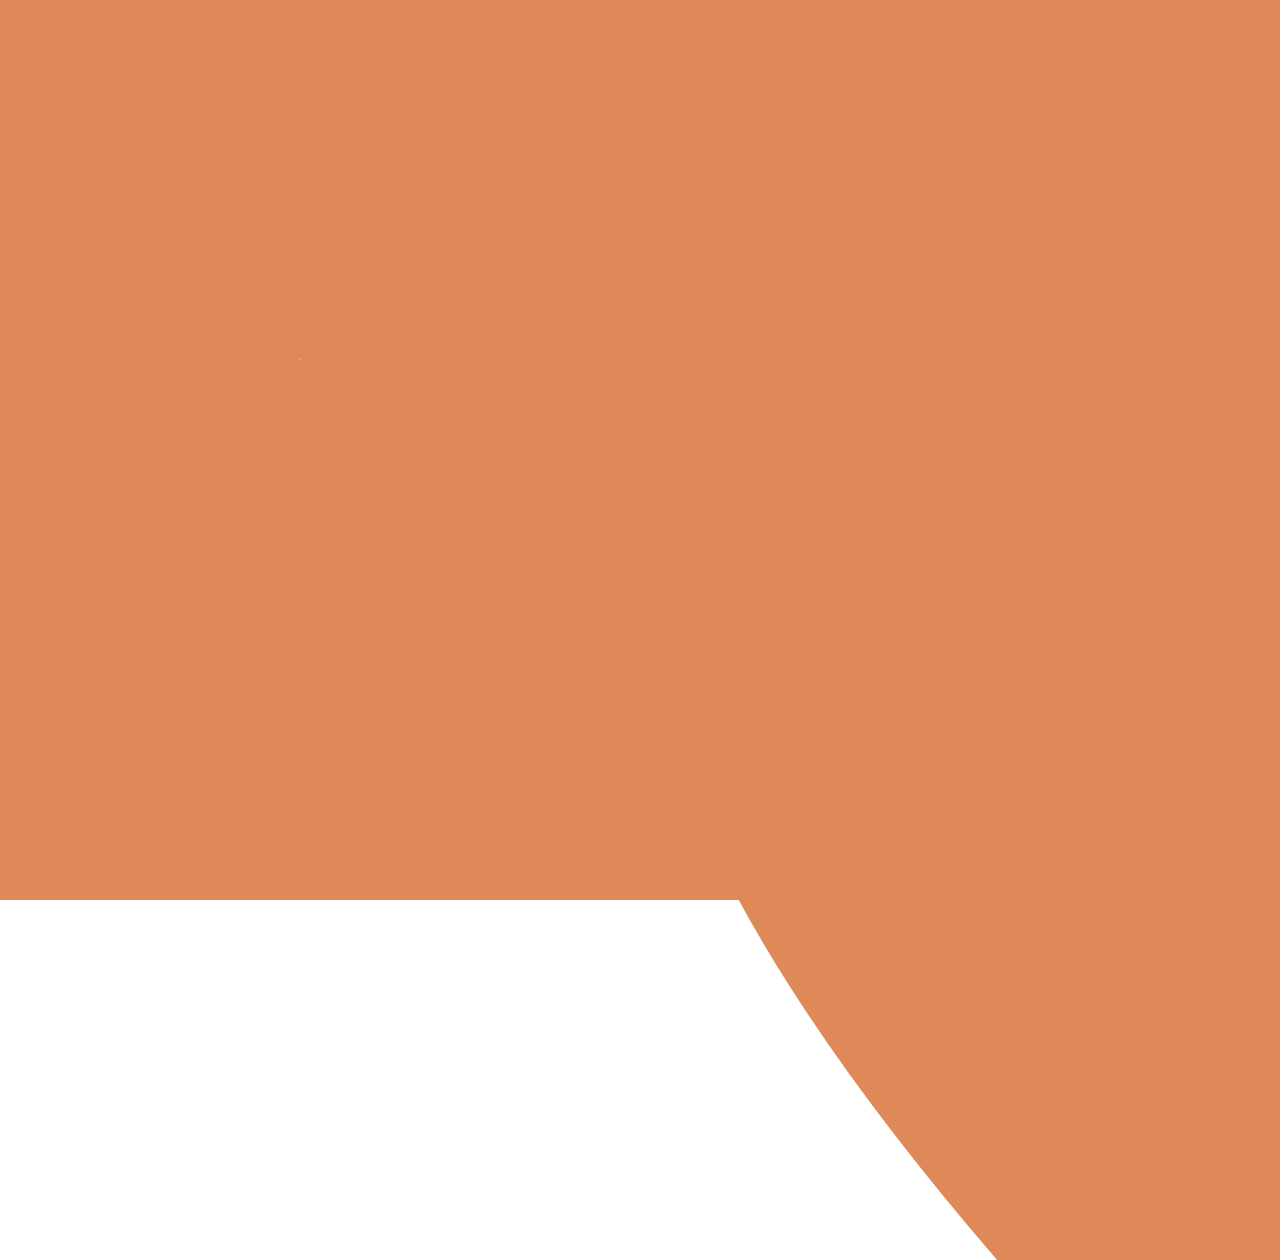
<file: index.html>
<!DOCTYPE html>
<html lang="zh">
  <head>
    <meta charset="UTF-8" />
    <meta name="viewport" content="width=device-width, initial-scale=1.0" />
    <meta name="author" content="Steven GUO" />
    <meta name="robots" content="index,follow" />
    <meta name="description" content="這是Steven Guo 的個人網頁" />
    <title>首頁 Steven 網頁前端工程師</title>
    <link rel="preconnect" href="https://fonts.googleapis.com">
<link rel="preconnect" href="https://fonts.gstatic.com" crossorigin>
<link href="https://fonts.googleapis.com/css2?family=Noto+Sans+TC&display=swap" rel="stylesheet">

    <link rel="stylesheet" href="./styles/animation.css"/>
    <link rel="stylesheet" href="./styles/style.css" />
  </head>
  <body>

    <div class="animation">
      <div class="logo">
      <svg width="77" height="105" viewBox="0 0 77 105" fill="none" xmlns="http://www.w3.org/2000/svg">
        <path d="M57.3858 30.1122L57.6471 32.3182H59.8685H70.5219H73.1038L73.0206 29.7376C72.8565 24.6524 71.2705 20.06 68.2685 16.033C65.3255 12.0456 61.3646 8.95229 56.4701 6.72647C51.5356 4.45269 45.9626 3.34801 39.8045 3.34801C33.6939 3.34801 28.0846 4.47167 23.0185 6.76512C17.9826 9.02868 13.8985 12.252 10.8398 16.4496L10.8378 16.4524C7.74796 20.705 6.2321 25.6692 6.2321 31.2386C6.2321 37.9947 8.54811 43.6464 13.2597 47.9541L14.8606 46.203L13.2597 47.9541C17.7626 52.0711 23.7634 55.1403 31.1237 57.2564L31.1277 57.2575L42.3138 60.4535L42.3226 60.456L42.3315 60.4585C45.4302 61.3193 48.2968 62.3188 50.935 63.4535C53.4116 64.5187 55.3108 65.8603 56.7143 67.4362C57.9183 68.7881 58.6114 70.6137 58.6114 73.142C58.6114 75.9229 57.8068 78.2706 56.2202 80.2922C54.5705 82.3647 52.2919 84.0487 49.285 85.3008C46.2872 86.5198 42.8444 87.1548 38.9168 87.1548C35.5607 87.1548 32.4654 86.661 29.6134 85.6942C26.8679 84.7246 24.6594 83.2874 22.924 81.4055C21.3293 79.6174 20.3564 77.314 20.1007 74.3478L19.9037 72.0625H17.6099H6.24631H3.56137L3.75266 74.7406C4.138 80.1353 5.80343 84.9506 8.7862 89.1135L8.7938 89.124C11.8042 93.2796 15.9004 96.4728 20.9905 98.7315L20.9957 98.7338C26.147 101.005 32.1432 102.098 38.9168 102.098C46.1686 102.098 52.4915 100.885 57.7938 98.3474C63.0574 95.8419 67.1701 92.4043 70.0033 87.9922C72.8493 83.6065 74.2648 78.6931 74.2648 73.3196C74.2648 68.7191 73.3211 64.6556 71.2934 61.2532C69.3747 58.0337 66.9169 55.3707 63.9235 53.2955C61.096 51.2865 58.1134 49.691 54.9775 48.5185C52.0207 47.4023 49.306 46.516 46.8388 45.868C46.8363 45.8673 46.8338 45.8667 46.8313 45.866L37.6136 43.3843L37.6067 43.3824L37.5999 43.3806C35.996 42.9585 34.218 42.4049 32.2626 41.7151C30.4155 41.0349 28.6498 40.1793 26.9633 39.1468C25.4172 38.1721 24.1679 36.9796 23.1891 35.5663C22.3545 34.2947 21.8855 32.7119 21.8855 30.706C21.8855 28.3214 22.5542 26.2528 23.8869 24.4168C25.275 22.545 27.2369 21.0123 29.8791 19.8605C32.5223 18.7211 35.6929 18.1136 39.4494 18.1136C44.572 18.1136 48.7158 19.2667 52.016 21.4324C55.1866 23.5132 56.94 26.3477 57.3858 30.1122Z" stroke="white" stroke-width="3" id="first" class="thePaths"/>
        </svg>
        <svg width="48" height="96" viewBox="0 0 48 96" fill="none" xmlns="http://www.w3.org/2000/svg">
          <path d="M43.035 21.8182V19.3182H40.535H28.4753V5.48296V2.98296H25.9753H15.4995H12.9995V5.48296V19.3182H5.20117H2.70117V21.8182V30.696V33.196H5.20117H12.9995V73.3097C12.9995 77.6633 14.0105 81.485 16.2079 84.6039L16.2133 84.6117L16.2188 84.6193C18.3289 87.5668 21.0069 89.7958 24.2342 91.2566L24.2431 91.2606C27.3885 92.6695 30.6357 93.3878 33.9654 93.3878C36.0127 93.3878 37.8228 93.2355 39.3422 92.8854C40.6535 92.6101 41.7777 92.315 42.6557 91.9857L44.6978 91.2199L44.2162 89.0928L42.0855 79.6823L41.5472 77.3049L39.1569 77.7829L37.4325 78.1278C36.8754 78.2133 36.0869 78.267 35.0307 78.267C33.7655 78.267 32.5847 78.0751 31.4751 77.7014C30.7439 77.4241 30.046 76.8751 29.4113 75.8487C28.8884 74.9302 28.4753 73.2438 28.4753 70.4688V33.196H40.535H43.035V30.696V21.8182Z" stroke="white" stroke-width="3" id="second" class="thePaths"/>
          </svg>
          <svg width="71" height="82" viewBox="0 0 71 82" fill="none" xmlns="http://www.w3.org/2000/svg">
            <path d="M18.9813 74.1963L18.989 74.2011L18.9968 74.2058C24.2179 77.3838 30.3521 78.9205 37.2977 78.9205C42.1709 78.9205 46.6392 78.1704 50.6673 76.6236L50.6754 76.6205L50.6835 76.6173C54.6779 75.0516 58.0935 72.8531 60.881 69.9999L60.886 69.9948L60.891 69.9897C63.676 67.1064 65.6695 63.7475 66.8516 59.9384L67.6131 57.4848L65.1396 56.7905L55.0188 53.9496L52.8085 53.3291L52.0024 55.4787C51.2302 57.5379 50.1634 59.1979 48.8269 60.5126C47.4737 61.8143 45.852 62.8118 43.9272 63.4969C42.014 64.1588 39.8139 64.5099 37.2977 64.5099C33.4405 64.5099 30.1707 63.678 27.4082 62.094C24.6658 60.4923 22.4914 58.1615 20.8885 55.0128C19.7715 52.7563 19.0242 50.0841 18.6903 46.9602H65.5293H68.0293V44.4602V40.0213C68.0293 33.4548 67.1611 27.7709 65.33 23.0486C63.5347 18.4186 61.0802 14.5866 57.9125 11.6481C54.8311 8.76055 51.3783 6.64534 47.5614 5.34039C43.8467 4.07042 40.067 3.4304 36.2324 3.4304C29.6502 3.4304 23.7773 5.0507 18.7083 8.3646C13.7066 11.6242 9.83412 16.1616 7.07932 21.8928L7.07932 21.8928L7.07679 21.8981C4.3442 27.6175 3.01508 34.1525 3.01508 41.4418C3.01508 48.7301 4.34392 55.2403 7.08151 60.9065L7.08519 60.9141L7.08893 60.9217C9.86018 66.5598 13.8273 71.0073 18.9813 74.1963ZM52.2502 32.9048H18.869C19.2226 31.0434 19.8242 29.26 20.6724 27.5482C22.1093 24.6484 24.1441 22.317 26.8022 20.5189L26.8067 20.5158C29.3869 18.7623 32.4924 17.8409 36.2324 17.8409C39.6237 17.8409 42.4323 18.6178 44.7578 20.0774L44.7678 20.0836C47.1782 21.5806 49.0248 23.6111 50.3316 26.2246L50.3359 26.2333L50.3404 26.242C51.3485 28.2196 51.9939 30.4322 52.2502 32.9048Z" stroke="white" stroke-width="3" id="third" class="thePaths"/>
            </svg>
            <svg width="76" height="79" viewBox="0 0 76 79" fill="none" xmlns="http://www.w3.org/2000/svg">
              <path d="M70.8957 6.68527L72.1408 3.31818H68.5509H57.1872H55.4075L54.8249 4.99987L38.0111 53.538L21.1972 4.99987L20.6147 3.31818H18.8349H7.47131H3.88138L5.1265 6.68527L30.3396 74.8671L30.9434 76.5H32.6844H43.3378H45.0788L45.6826 74.8671L70.8957 6.68527Z" stroke="white" stroke-width="3" id="fourth" class="thePaths"/>
              </svg>
              <svg width="71" height="82" viewBox="0 0 71 82" fill="none" xmlns="http://www.w3.org/2000/svg">
                <path d="M18.9813 74.1963L18.9891 74.2011L18.9969 74.2058C24.2179 77.3838 30.3522 78.9205 37.2978 78.9205C42.1709 78.9205 46.6392 78.1704 50.6674 76.6236L50.6755 76.6205L50.6836 76.6173C54.6779 75.0516 58.0935 72.8531 60.8811 69.9999L60.8861 69.9948L60.8911 69.9897C63.6761 67.1064 65.6695 63.7475 66.8517 59.9384L67.6131 57.4848L65.1396 56.7905L55.0189 53.9496L52.8085 53.3291L52.0024 55.4787C51.2303 57.5379 50.1635 59.1979 48.827 60.5126C47.4737 61.8143 45.8521 62.8118 43.9273 63.4969C42.0141 64.1588 39.814 64.5099 37.2978 64.5099C33.4406 64.5099 30.1708 63.678 27.4083 62.094C24.6659 60.4923 22.4915 58.1615 20.8886 55.0128C19.7716 52.7563 19.0243 50.0841 18.6904 46.9602H65.5293H68.0293V44.4602V40.0213C68.0293 33.4548 67.1612 27.7709 65.3301 23.0486C63.5348 18.4186 61.0803 14.5866 57.9125 11.6481C54.8312 8.76055 51.3784 6.64534 47.5615 5.34039C43.8468 4.07042 40.0671 3.4304 36.2325 3.4304C29.6502 3.4304 23.7774 5.0507 18.7083 8.3646C13.7066 11.6242 9.83418 16.1616 7.07938 21.8928L7.07938 21.8928L7.07685 21.8981C4.34426 27.6175 3.01514 34.1525 3.01514 41.4418C3.01514 48.7301 4.34398 55.2403 7.08157 60.9065L7.08525 60.9141L7.08899 60.9217C9.86024 66.5598 13.8274 71.0073 18.9813 74.1963ZM52.2503 32.9048H18.869C19.2227 31.0434 19.8243 29.26 20.6725 27.5482C22.1093 24.6484 24.1442 22.317 26.8023 20.5189L26.8067 20.5158C29.387 18.7623 32.4925 17.8409 36.2325 17.8409C39.6238 17.8409 42.4324 18.6178 44.7578 20.0774L44.7679 20.0836C47.1783 21.5806 49.0249 23.6111 50.3316 26.2246L50.336 26.2333L50.3404 26.242C51.3486 28.2196 51.994 30.4322 52.2503 32.9048Z" stroke="white" stroke-width="3" id="fiveth" class="thePaths"/>
                </svg>
                <svg width="65" height="80" viewBox="0 0 65 80" fill="none" xmlns="http://www.w3.org/2000/svg" style="margin-right: 2rem">
                  <path d="M15.5038 77.5H18.0038V75V33.9844C18.0038 30.3319 18.6985 27.3903 19.9651 25.0559C21.2616 22.6662 22.9877 20.9077 25.1488 19.7031C27.3719 18.4804 29.9361 17.8409 32.9044 17.8409C37.1979 17.8409 40.2965 19.1518 42.5184 21.5628L42.5184 21.5628L42.5267 21.5718C44.7573 23.9685 46.0294 27.4595 46.0294 32.3864V75V77.5H48.5294H59.0052H61.5052V75V31.6761C61.5052 25.621 60.5042 20.4084 58.3511 16.1663C56.2195 11.9371 53.1824 8.70236 49.2339 6.57418C45.3473 4.44989 40.8842 3.4304 35.9228 3.4304C30.4449 3.4304 25.7272 4.56277 21.9538 7.03031C20.3414 8.07179 18.905 9.26783 17.6487 10.6155V6.81819V4.31819H15.1487H5.02795H2.52795V6.81819V75V77.5H5.02795H15.5038Z" stroke="white" stroke-width="3" id="sixth" class="thePaths"/>
                  </svg>                                    
                  <svg width="89" height="105" viewBox="0 0 89 105" fill="none" xmlns="http://www.w3.org/2000/svg">
                    <path d="M68.8293 36.2765L69.3924 38H71.2057H82.5693H85.5829L85.0263 35.0383C84.146 30.3539 82.5353 26.0596 80.1814 22.1777C77.8416 18.2896 74.9098 14.9434 71.3923 12.1529C67.9015 9.33054 63.9317 7.16853 59.5036 5.65987C55.0747 4.11114 50.3279 3.34802 45.2824 3.34802C39.1367 3.34802 33.4445 4.48841 28.2412 6.80448C23.0524 9.11415 18.5568 12.4405 14.7707 16.7629C10.9767 21.0945 8.07168 26.3045 6.02689 32.3459L6.02446 32.3531C4.00078 38.393 3.00964 45.1337 3.00964 52.5455C3.00964 62.4231 4.74746 71.0973 8.31888 78.4908L8.32263 78.4985C11.9129 85.8663 16.9519 91.624 23.4505 95.6817L23.4551 95.6846C29.9941 99.7476 37.5353 101.743 45.9926 101.743C53.5704 101.743 60.3827 100.156 66.3609 96.9126L66.365 96.9104C72.3636 93.6413 77.0794 89.0215 80.4754 83.0882C83.9243 77.1144 85.602 70.1591 85.602 62.3111V52.5455V50.0455H83.102H48.4784H45.9784V52.5455V62.3111V64.8111H48.4784H69.8076C69.4591 68.6593 68.4685 72.0142 66.8814 74.9168L66.8784 74.9224C64.8807 78.5982 62.1081 81.42 58.5302 83.435C54.9898 85.4161 50.8357 86.4446 45.9926 86.4446C40.8039 86.4446 36.2042 85.1676 32.1264 82.6458C28.0846 80.1462 24.8181 76.4331 22.3619 71.3828C19.9366 66.396 18.6631 60.1501 18.6631 52.5455C18.6631 44.9373 19.923 38.6877 22.3223 33.6981C24.7547 28.6399 27.9689 24.9281 31.9235 22.4333C35.9198 19.9121 40.3522 18.6463 45.2824 18.6463C48.3415 18.6463 51.0972 19.0595 53.5703 19.8573C56.0589 20.6601 58.2511 21.8137 60.1678 23.3103L60.1743 23.3154L60.1808 23.3204C62.141 24.8303 63.831 26.6629 65.2518 28.8344L65.2617 28.8494L65.2717 28.8643C66.7276 31.0211 67.9176 33.4861 68.8293 36.2765Z" stroke="white" stroke-width="3" id="seventh" class="thePaths"/>
                    </svg>
                      <svg width="65" height="80" viewBox="0 0 65 80" fill="none" xmlns="http://www.w3.org/2000/svg">
                        <path d="M48.7408 3.31818H46.2408V5.81818V46.1236C46.2408 50.0253 45.389 53.006 43.8745 55.2417L43.8693 55.2494L43.8642 55.2571C42.2518 57.6757 40.2992 59.404 38.0099 60.5238L38.0002 60.5286C35.5989 61.716 33.3275 62.267 31.1627 62.267C27.4499 62.267 24.5425 61.0349 22.2374 58.6109C19.9875 56.2146 18.7479 52.9142 18.7479 48.4318V5.81818V3.31818H16.2479H5.77209H3.27209V5.81818V49.142C3.27209 55.1957 4.25786 60.4153 6.37346 64.6796L6.37694 64.6866C8.46651 68.8657 11.396 72.0966 15.1852 74.2619L15.1925 74.2661L15.1999 74.2702C18.9319 76.3695 23.1512 77.3878 27.7891 77.3878C33.3292 77.3878 38.1311 76.0943 42.0213 73.3302L42.0272 73.326L42.0331 73.3218C43.602 72.1932 45.0066 70.9533 46.2408 69.6021V74V76.5H48.7408H59.2167H61.7167V74V5.81818V3.31818H59.2167H48.7408Z" stroke="white" stroke-width="3" id="eighth" class="thePaths"/>
                        </svg>
                        <svg width="73" height="82" viewBox="0 0 73 82" fill="none" xmlns="http://www.w3.org/2000/svg">
                          <path d="M18.9529 74.1368L18.959 74.1406C24.0511 77.3516 29.9259 78.9205 36.4945 78.9205C43.0612 78.9205 48.9231 77.3524 53.9882 74.139C59.0508 70.946 62.963 66.4852 65.7265 60.8334C68.53 55.1606 69.8894 48.6141 69.8894 41.2642C69.8894 33.8585 68.5313 27.2693 65.7292 21.5674C62.9669 15.886 59.0548 11.4076 53.9887 8.2122C48.9235 4.9986 43.0615 3.43042 36.4945 3.43042C29.9259 3.43042 24.0511 4.9993 18.959 8.21027L18.959 8.21026L18.9529 8.21413C13.9173 11.4098 10.0082 15.8864 7.21793 21.5622L7.21791 21.5622L7.21298 21.5723C4.44228 27.2729 3.09961 33.8602 3.09961 41.2642C3.09961 48.6122 4.44343 55.1565 7.21538 60.8279L7.22039 60.8381C10.0118 66.4843 13.9208 70.9433 18.9529 74.1368ZM46.481 61.4567C43.993 63.4324 40.7297 64.51 36.4945 64.51C32.2593 64.51 28.996 63.4324 26.508 61.4567C23.8758 59.3663 21.8988 56.6039 20.5943 53.0895C19.2568 49.4866 18.5755 45.5524 18.5755 41.2642C18.5755 36.9763 19.2568 33.0249 20.5964 29.3888C21.9032 25.8418 23.8837 23.0484 26.5197 20.9293C29.0074 18.9294 32.2663 17.8409 36.4945 17.8409C40.7227 17.8409 43.9816 18.9294 46.4693 20.9293C49.1053 23.0484 51.0858 25.8418 52.3926 29.3888C53.7322 33.0249 54.4135 36.9763 54.4135 41.2642C54.4135 45.5524 53.7322 49.4866 52.3947 53.0895C51.0902 56.6039 49.1132 59.3663 46.481 61.4567Z" stroke="white" stroke-width="3" id="nineth" class="thePaths"/>
                          </svg>
                          <br/>
                              <svg width="126" height="128" viewBox="0 0 126 128" fill="none" xmlns="http://www.w3.org/2000/svg">
                                <path d="M68.1082 29.1793C70.0209 33.2916 71.8398 38.5841 72.8109 42.75H68.875H66.625V23.875H74.8866L69.5404 25.7684L66.9487 26.6863L68.1082 29.1793ZM66.625 63.25V55.125H68.875H80.875V63.25H67.875H66.625ZM67.875 75.625H70.625V90.75C70.625 95.224 71.0675 99.1087 73.3374 101.753C75.7122 104.52 79.4467 105.25 84 105.25H84.0096H84.0195H84.0295H84.0398H84.0502H84.0609H84.0717H84.0828H84.0941H84.1055H84.1172H84.1291H84.1411H84.1534H84.1659H84.1786H84.1914H84.2045H84.2177H84.2312H84.2448H84.2586H84.2726H84.2869H84.3013H84.3158H84.3306H84.3456H84.3607H84.3761H84.3916H84.4073H84.4232H84.4393H84.4556H84.472H84.4886H84.5054H84.5224H84.5395H84.5569H84.5744H84.5921H84.6099H84.628H84.6462H84.6646H84.6831H84.7018H84.7207H84.7398H84.759H84.7784H84.798H84.8177H84.8376H84.8577H84.8779H84.8983H84.9189H84.9396H84.9605H84.9815H85.0027H85.024H85.0456H85.0672H85.0891H85.111H85.1332H85.1554H85.1779H85.2005H85.2232H85.2461H85.2692H85.2924H85.3157H85.3392H85.3628H85.3866H85.4105H85.4346H85.4588H85.4832H85.5077H85.5323H85.5571H85.582H85.6071H85.6323H85.6576H85.6831H85.7087H85.7344H85.7603H85.7863H85.8124H85.8387H85.8651H85.8916H85.9183H85.9451H85.972H85.9991H86.0262H86.0535H86.0809H86.1085H86.1362H86.1639H86.1919H86.2199H86.248H86.2763H86.3047H86.3332H86.3618H86.3906H86.4194H86.4484H86.4775H86.5067H86.536H86.5654H86.5949H86.6246H86.6543H86.6842H86.7141H86.7442H86.7744H86.8046H86.835H86.8655H86.8961H86.9268H86.9576H86.9885H87.0195H87.0505H87.0817H87.113H87.1444H87.1759H87.2074H87.2391H87.2709H87.3027H87.3346H87.3667H87.3988H87.431H87.4633H87.4957H87.5282H87.5607H87.5934H87.6261H87.6589H87.6918H87.7248H87.7578H87.791H87.8242H87.8575H87.8909H87.9243H87.9578H87.9914H88.0251H88.0589H88.0927H88.1266H88.1606H88.1946H88.2287H88.2629H88.2972H88.3315H88.3659H88.4003H88.4348H88.4694H88.5041H88.5388H88.5735H88.6084H88.6433H88.6782H88.7132H88.7483H88.7834H88.8186H88.8539H88.8891H88.9245H88.9599H88.9954H89.0309H89.0664H89.102H89.1377H89.1734H89.2092H89.245H89.2808H89.3167H89.3527H89.3886H89.4247H89.4607H89.4969H89.533H89.5692H89.6054H89.6417H89.678H89.7144H89.7508H89.7872H89.8236H89.8601H89.8966H89.9332H89.9698H90.0064H90.043H90.0797H90.1164H90.1532H90.1899H90.2267H90.2635H90.3003H90.3372H90.3741H90.411H90.4479H90.4849H90.5218H90.5588H90.5958H90.6328H90.6699H90.7069H90.744H90.7811H90.8182H90.8553H90.8924H90.9295H90.9667H91.0038H91.041H91.0781H91.1153H91.1525H91.1897H91.2269H91.2641H91.3013H91.3385H91.3757H91.4129H91.4501H91.4873H91.5245H91.5617H91.5989H91.636H91.6732H91.7104H91.7476H91.7848H91.8219H91.8591H91.8962H91.9333H91.9705H92.0076H92.0447H92.0817H92.1188H92.1559H92.1929H92.2299H92.2669H92.3039H92.3409H92.3778H92.4148H92.4517H92.4886H92.5254H92.5623H92.5991H92.6359H92.6726H92.7094H92.7461H92.7828H92.8194H92.856H92.8926H92.9292H92.9657H93.0022H93.0387H93.0751H93.1115H93.1478H93.1841H93.2204H93.2567H93.2929H93.329H93.3651H93.4012H93.4373H93.4733H93.5092H93.5451H93.581H93.6168H93.6525H93.6883H93.7239H93.7595H93.7951H93.8306H93.8661H93.9015H93.9369H93.9722H94.0074H94.0426H94.0777H94.1128H94.1478H94.1828H94.2177H94.2525H94.2873H94.322H94.3567H94.3913H94.4258H94.4603H94.4947H94.529H94.5633H94.5975H94.6316H94.6656H94.6996H94.7335H94.7674H94.8011H94.8348H94.8684H94.902H94.9354H94.9688H95.0021H95.0354H95.0685H95.1016H95.1346H95.1675H95.2003H95.233H95.2657H95.2983H95.3308H95.3632H95.3955H95.4277H95.4598H95.4919H95.5238H95.5557H95.5875H95.6191H95.6507H95.6822H95.7136H95.7449H95.7761H95.8072H95.8382H95.8691H95.8999H95.9306H95.9612H95.9917H96.0221H96.0524H96.0826H96.1127H96.1427H96.1726H96.2023H96.232H96.2615H96.291H96.3203H96.3495H96.3786H96.4076H96.4365H96.4652H96.4939H96.5224H96.5508H96.5791H96.6072H96.6353H96.6632H96.691H96.7187H96.7463H96.7737H96.801H96.8282H96.8553H96.8822H96.909H96.9357H96.9623H96.9887H97.015H97.0411H97.0672H97.0931H97.1188H97.1445H97.17H97.1953H97.2205H97.2456H97.2705H97.2953H97.32H97.3445H97.3689H97.3931H97.4172H97.4412H97.465H97.4886H97.5122H97.5355H97.5587H97.5818H97.6047H97.6275H97.6501H97.6726H97.6949H97.717H97.739H97.7609H97.7826H97.8041H97.8255H97.8467H97.8678H97.8887H97.9094H97.93H97.9504H97.9707H97.9908H98.0107H98.0304H98.05H98.0695H98.0887H98.1078H98.1267H98.1455H98.1641H98.1825H98.2007H98.2188H98.2367H98.2544H98.2719H98.2893H98.3065H98.3235H98.3403H98.3569H98.3734H98.3897H98.4058H98.4217H98.4375H98.453H98.4684H98.4836H98.4986H98.5134H98.528H98.5424H98.5567H98.5707H98.5846H98.5982H98.6117H98.625H98.6715C100.138 105.25 101.669 105.25 103.041 105.167C104.381 105.087 105.831 104.917 107.022 104.458L108.864 103.75L108.603 101.795C108.486 100.92 108.366 99.6336 108.24 98.2424C108.229 98.1258 108.218 98.0084 108.208 97.8907C108.094 96.6387 107.977 95.342 107.858 94.3329L107.532 91.5616L104.813 92.189C103.504 92.491 100.402 92.625 98.5 92.625H98.4875H98.4747H98.4618H98.4487H98.4355H98.422H98.4084H98.3946H98.3806H98.3665H98.3521H98.3376H98.3229H98.3081H98.293H98.2778H98.2625H98.2469H98.2312H98.2153H98.1993H98.183H98.1666H98.1501H98.1334H98.1165H98.0994H98.0822H98.0648H98.0473H98.0296H98.0117H97.9937H97.9755H97.9571H97.9386H97.92H97.9012H97.8822H97.863H97.8438H97.8243H97.8047H97.785H97.7651H97.745H97.7248H97.7045H97.684H97.6634H97.6426H97.6216H97.6005H97.5793H97.5579H97.5364H97.5147H97.4929H97.471H97.4489H97.4267H97.4043H97.3818H97.3591H97.3363H97.3134H97.2904H97.2672H97.2439H97.2204H97.1968H97.1731H97.1492H97.1252H97.1011H97.0768H97.0525H97.0279H97.0033H96.9785H96.9536H96.9286H96.9035H96.8782H96.8528H96.8273H96.8017H96.7759H96.75H96.7241H96.6979H96.6717H96.6453H96.6189H96.5923H96.5656H96.5388H96.5118H96.4848H96.4576H96.4304H96.403H96.3755H96.3479H96.3202H96.2924H96.2644H96.2364H96.2083H96.18H96.1517H96.1232H96.0947H96.066H96.0372H96.0084H95.9794H95.9503H95.9212H95.8919H95.8625H95.8331H95.8035H95.7739H95.7441H95.7143H95.6843H95.6543H95.6242H95.594H95.5637H95.5333H95.5028H95.4722H95.4416H95.4108H95.38H95.3491H95.3181H95.287H95.2558H95.2245H95.1932H95.1618H95.1303H95.0987H95.067H95.0353H95.0035H94.9716H94.9396H94.9076H94.8754H94.8432H94.811H94.7786H94.7462H94.7137H94.6812H94.6485H94.6158H94.5831H94.5502H94.5173H94.4844H94.4513H94.4182H94.3851H94.3518H94.3185H94.2852H94.2518H94.2183H94.1847H94.1511H94.1175H94.0838H94.05H94.0162H93.9823H93.9483H93.9143H93.8803H93.8462H93.812H93.7778H93.7436H93.7093H93.6749H93.6405H93.606H93.5715H93.537H93.5024H93.4678H93.4331H93.3983H93.3636H93.3287H93.2939H93.259H93.224H93.1891H93.1541H93.119H93.0839H93.0488H93.0136H92.9784H92.9432H92.9079H92.8726H92.8372H92.8019H92.7665H92.731H92.6956H92.6601H92.6246H92.589H92.5534H92.5178H92.4822H92.4466H92.4109H92.3752H92.3395H92.3037H92.268H92.2322H92.1964H92.1606H92.1247H92.0889H92.053H92.0171H91.9812H91.9453H91.9093H91.8734H91.8374H91.8014H91.7654H91.7294H91.6934H91.6574H91.6214H91.5854H91.5493H91.5133H91.4772H91.4411H91.4051H91.369H91.333H91.2969H91.2608H91.2247H91.1887H91.1526H91.1165H91.0805H91.0444H91.0083H90.9723H90.9362H90.9002H90.8641H90.8281H90.7921H90.756H90.72H90.684H90.648H90.6121H90.5761H90.5402H90.5042H90.4683H90.4324H90.3965H90.3606H90.3248H90.2889H90.2531H90.2173H90.1815H90.1457H90.11H90.0743H90.0386H90.0029H89.9672H89.9316H89.896H89.8604H89.8249H89.7894H89.7539H89.7184H89.683H89.6476H89.6122H89.5769H89.5416H89.5063H89.4711H89.4358H89.4007H89.3655H89.3305H89.2954H89.2604H89.2254H89.1905H89.1555H89.1207H89.0859H89.0511H89.0164H88.9817H88.947H88.9124H88.8779H88.8434H88.8089H88.7745H88.7402H88.7058H88.6716H88.6374H88.6032H88.5691H88.5351H88.5011H88.4671H88.4332H88.3994H88.3656H88.3319H88.2982H88.2646H88.2311H88.1976H88.1642H88.1309H88.0976H88.0643H88.0312H87.9981H87.965H87.932H87.8991H87.8663H87.8335H87.8008H87.7682H87.7356H87.7031H87.6707H87.6384H87.6061H87.5739H87.5418H87.5097H87.4778H87.4459H87.414H87.3823H87.3506H87.3191H87.2876H87.2561H87.2248H87.1935H87.1624H87.1313H87.1003H87.0693H87.0385H87.0077H86.9771H86.9465H86.916H86.8856H86.8553H86.8251H86.795H86.7649H86.735H86.7052H86.6754H86.6458H86.6162H86.5867H86.5574H86.5281H86.4989H86.4699H86.4409H86.412H86.3833H86.3546H86.326H86.2976H86.2692H86.241H86.2128H86.1848H86.1568H86.129H86.1013H86.0737H86.0462H86.0188H85.9916H85.9644H85.9373H85.9104H85.8836H85.8569H85.8303H85.8038H85.7775H85.7512H85.7251H85.6991H85.6732H85.6475H85.6218H85.5963H85.5709H85.5456H85.5205H85.4955H85.4706H85.4458H85.4212H85.3967H85.3723H85.348H85.3239H85.2999H85.276H85.2523H85.2287H85.2052H85.1819H85.1587H85.1356H85.1127H85.0899H85.0673H85.0447H85.0224H85.0001H84.9781H84.9561H84.9343H84.9126H84.8911H84.8697H84.8485H84.8274H84.8064H84.7856H84.765H84.7445H84.7241H84.7039H84.6839H84.664H84.6442H84.6246H84.6052H84.5859H84.5668H84.5478H84.529H84.5103H84.4918H84.4734H84.4552H84.4372H84.4193H84.4016H84.3841H84.3667H84.3495H84.3324H84.3155H84.2988H84.2822H84.2658H84.2496H84.2335H84.2176H84.2019H84.1864H84.171H84.1558H84.1407H84.1259H84.1112H84.0967H84.0823H84.0682H84.0542H84.0404H84.0267H84.0133H84C83.9367 92.625 83.8801 92.624 83.8295 92.6222C83.8278 92.6102 83.8261 92.5977 83.8245 92.5849C83.7741 92.2009 83.75 91.6613 83.75 90.875V75.625H107.875H109.5V111.376C109.205 111.377 108.832 111.381 108.395 111.385C105.955 111.409 101.483 111.452 96.986 111.252L92.8383 111.068L94.6157 114.82C95.6742 117.055 96.8069 120.526 97.0153 122.401L97.2624 124.625H99.5C103.573 124.625 107.03 124.563 109.9 124.336C112.745 124.111 115.185 123.713 117.147 122.958L117.207 122.935L117.265 122.91C119.399 121.961 121.001 120.573 121.972 118.471C122.878 116.511 123.125 114.157 123.125 111.5V13V10.5H120.625H118H115.5H112H109.5H55.625H53.125V13V23.5137L51.4204 22.729L43.5454 19.1041L41.3876 18.1108L40.2854 20.215C37.2366 26.0355 33.2219 32.9427 28.8902 39.7796C27.8445 38.4592 26.7079 37.1071 25.5146 35.7535C29.9886 28.7586 34.9324 19.2623 38.9739 11.392L40.252 8.90317L37.6356 7.91211L29.3856 4.7871L27.0783 3.91313L26.174 6.20869C23.8586 12.0863 20.19 20.0231 16.6734 26.6516C16.1714 26.1809 15.6729 25.7209 15.18 25.2736L13.2488 23.5213L11.5794 25.5245L6.57945 31.5245L5.08941 33.3126L6.76655 34.9264C11.9054 39.8714 17.4846 46.2572 21.0716 51.5044C19.0579 54.3613 17.057 57.067 15.128 59.5162C12.3533 59.6477 9.75635 59.7686 7.38518 59.8776L4.6988 60.0012L5.01763 62.6714L6.01763 71.0464L6.29873 73.4006L8.66448 73.2446C13.5269 72.924 19.0886 72.5783 25.0287 72.2092C25.2686 72.1943 25.509 72.1793 25.75 72.1643V122V124.5H28.25H36.5H39V122V82.2801C41.7474 89.2087 44.0871 97.864 44.7685 103.429L45.1323 106.4L47.991 105.513L53.125 103.919V122.25V124.75H55.625H64.125H66.625V122.25V75.625H67.875ZM107.875 63.25H94V55.125H107.125H109.5V63.25H107.875ZM109.5 23.875V42.75H107.125H101.633C102.855 40.2197 104.152 37.3756 105.436 34.5589C106.354 32.5462 107.265 30.5475 108.138 28.6873L109.339 26.1297L106.654 25.2494L102.462 23.875H109.5ZM89.3452 42.4741L89.221 42.75H84.847L84.841 42.714C84.0447 37.9362 81.5784 30.4276 78.5795 24.8209L78.0735 23.875H95.9893L95.828 24.5054C94.4988 29.7015 91.5558 37.5616 89.3452 42.4741ZM53.125 25.3115V57.6699C51.1072 53.5615 48.8011 49.4237 46.4842 45.7828L45.3459 43.9941L43.3953 44.8249L39.161 46.6285C43.9481 39.7152 48.5869 32.612 52.4982 26.3198L53.125 25.3115ZM39 78.2129V71.3329C40.9461 71.2087 42.9051 71.0825 44.8676 70.9541C45.5083 72.7373 46.0406 74.4132 46.4353 75.9147L40.1367 77.8615L39 78.2129ZM53.125 85.1037C52.3587 82.8195 51.5143 80.5615 50.6154 78.4423L53.125 77.2938V85.1037ZM35.6692 51.5978C36.9295 53.6966 38.1764 55.9728 39.3585 58.3079C36.3239 58.4676 33.333 58.6215 30.4205 58.7685C32.1525 56.4679 33.9114 54.0615 35.6692 51.5978ZM15.43 76.0373L12.8485 75.5865L12.5197 78.1864C11.1512 89.0107 8.81631 99.8827 5.03613 107.089L3.81946 109.408L6.19279 110.515C6.64356 110.726 7.12067 110.943 7.62883 111.174C8.32024 111.488 9.06913 111.829 9.88738 112.215C11.2714 112.867 12.4166 113.449 12.9883 113.83L15.3446 115.401L16.6111 112.868C20.7934 104.503 23.7139 92.1841 25.3519 80.214L25.6786 77.8267L23.305 77.4123L15.43 76.0373Z" stroke="white" stroke-width="3" id="tenth" class="thePaths"/>
                                </svg>
                                <svg width="134" height="121" viewBox="0 0 134 121" fill="none" xmlns="http://www.w3.org/2000/svg">
                                  <path d="M109.875 23.125H72.4522C73.1367 21.0335 73.8284 18.8372 74.5089 16.625H119.5H122V14.125V5.5V3H119.5H15.125H12.625V5.5V14.125V16.625H15.125H58.9004C58.4419 18.8131 57.9218 21.04 57.381 23.125H27H24.5V25.625V89.375V91.875H27H43.1928C34.1997 96.5589 20.9507 101.389 9.97667 104.336L5.64715 105.498L8.91159 108.571C10.9302 110.47 13.7097 113.613 15.125 115.5L16.1519 116.869L17.7999 116.407C31.3068 112.62 48.5403 105.919 59.6756 99.135L62.8936 97.1746L59.8365 94.9717L55.539 91.875H79.2867L75.0529 95.7893L71.9752 98.6347L75.9413 99.9906C90.4501 104.951 105.19 111.52 113.921 116.316L115.313 117.081L116.597 116.146L125.347 109.771L128.668 107.351L124.993 105.514C116.866 101.45 104.521 96.3026 92.1408 91.875H109.875H112.375V89.375V25.625V23.125H109.875ZM39.25 35.625H97.375V41.875H39.25V35.625ZM39.25 54.125H97.375V60.625H39.25V54.125ZM39.25 72.875H97.375V79.375H39.25V72.875Z" stroke="white" stroke-width="3" id="eleven" class="thePaths"/>
                                  </svg>
                                  <svg width="123" height="127" viewBox="0 0 123 127" fill="none" xmlns="http://www.w3.org/2000/svg">
                                    <path d="M5.625 24.25H3.125V26.75V35.5V38H5.625H117.375H119.875V35.5V26.75V24.25H117.375H92.9194C95.8094 19.9778 98.7381 15.3694 101.382 11.0564L103.039 8.3526L100.023 7.37242L90.0227 4.12242L87.9132 3.43683L86.9813 5.44969C84.4213 10.9793 80.1263 18.5131 76.2239 24.25H48.7841L48.3725 23.4051C45.8635 18.255 40.456 10.6854 35.4768 5.19546L34.3345 3.93605L32.7435 4.53558L24.1185 7.78557L20.726 9.0639L23.1267 11.7805C26.3879 15.4708 29.7983 20.2198 32.1833 24.25H5.625ZM24.875 121.375V96.875H47.625V110.886C45.9354 110.996 40.3801 110.998 34.2249 110.752L29.894 110.579L31.9127 114.414C33.0882 116.648 34.364 119.927 34.8036 122.015L35.2215 124H37.25H37.3272C41.5143 124 45.0817 124 48.023 123.807C50.9498 123.615 53.5249 123.221 55.6253 122.291C57.7811 121.364 59.439 120.011 60.4761 117.982C61.4625 116.052 61.75 113.768 61.75 111.25V46.625V44.125H59.25H55.625H53.125H50.125H47.625H13.5H11V46.625V121.375V123.875H13.5H22.375H24.875V121.375ZM24.875 84.5V76.875H47.625V84.5H24.875ZM24.875 57.25H47.625V64.5H24.875V57.25ZM74.375 45.25H71.875V47.75V99.125V101.625H74.375H83.25H85.75V99.125V47.75V45.25H83.25H74.375ZM99.75 41.5H97.25V44V110.233C97.1677 110.241 97.076 110.248 96.9741 110.255C94.9692 110.372 88.324 110.376 80.7069 110.126L76.3184 109.982L78.4345 113.83C79.701 116.133 81.1041 119.893 81.5485 122.115L81.9505 124.125H84C88.8809 124.125 92.9578 124.063 96.3196 123.822C99.66 123.582 102.456 123.156 104.711 122.356L104.744 122.344L104.777 122.331C107.13 121.421 108.964 120.041 110.108 117.842C111.187 115.769 111.5 113.247 111.5 110.375V44V41.5H109H99.75Z" stroke="white" stroke-width="3" id="twelve" class="thePaths"/>
                                    </svg>
                                    <svg width="128" height="126" viewBox="0 0 128 126" fill="none" xmlns="http://www.w3.org/2000/svg">
                                      <path d="M50.125 47.875H47.9609C48.1344 46.8213 48.3035 45.7869 48.4677 44.7757L48.8499 42.4219L46.5168 41.929L43.3028 41.25H48.875H51.375V38.75V30.125V27.625H48.875H36.125V6.625V4.125H33.625H25.125H22.625V6.625V27.625H9.375H6.875V30.125V38.75V41.25H9.375H18.4361L11.7002 42.4114L9.15567 42.8501L9.67636 45.3791C12.2775 58.0131 14.25 74.4636 14.25 85.25V88.1855L17.1481 87.7181L24.8981 86.4681L27.0243 86.1252L26.9998 83.9716C26.8725 72.7621 24.7191 56.0859 21.8149 43.0802L21.4062 41.25H34.7181L34.6332 42.298C33.5165 56.0701 30.5331 75.9451 27.8158 87.5553L27.7913 87.66C19.8138 89.3876 12.4624 90.9363 6.54091 92.0425L3.9472 92.5271L4.57083 95.0909L6.82083 104.341L7.40967 106.762L9.83247 106.181C10.6737 105.98 11.5335 105.774 12.4104 105.564C23.7231 102.855 37.8715 99.4672 51.5 95.9607V119.875V122.375H54H62.5H65V119.875V81.125H71V118.625V121.125H73.5H81H83.5V118.625V81.125H90V118.375V120.875H92.5H100.125H102.625V120.342C102.637 120.408 102.648 120.472 102.659 120.536L103.007 122.625H105.125H105.229C107.956 122.625 110.34 122.625 112.383 122.426C114.453 122.224 116.357 121.804 118.115 120.864C119.913 120.03 121.134 118.708 121.829 116.923C122.475 115.265 122.625 113.312 122.625 111.25V70.5V68H120.125H118.75H116.25H111.625H109.125H90.8662C91.2506 66.7859 91.6397 65.54 92.0316 64.285C92.3339 63.317 92.6378 62.3436 92.9427 61.375H122.75H125.25V58.875V50.375V47.875H122.75H50.125ZM41.077 84.7593C43.3615 74.611 45.7261 61.3273 47.625 49.9051V50.375V58.875V61.375H50.125H77.6686C77.2632 63.6098 76.8152 65.8777 76.3553 68H54H51.5V70.5V82.4854L50.5947 82.6819C47.4231 83.3703 44.2364 84.0674 41.077 84.7593ZM102.625 110.128V81.125H109.125V110.195C107.848 110.239 105.471 110.225 102.625 110.128ZM110.333 110.121C110.333 110.122 110.324 110.123 110.303 110.124C110.322 110.121 110.332 110.121 110.333 110.121ZM81.5 2.75H79V5.25V30.25H66.75V11.375V8.875H64.25H55.5H53V11.375V41V43.5H55.5H118.5H121V41V11.375V8.875H118.5H109.5H107V11.375V30.25H93V5.25V2.75H90.5H81.5Z" stroke="white" stroke-width="3" id="thirdteen" class="thePaths"/>
                                      </svg>
                                      <svg width="135" height="126" viewBox="0 0 135 126" fill="none" xmlns="http://www.w3.org/2000/svg">
                                        <path d="M62.625 2.5H60.125V5V11.625H15.125H12.625V14.125V34.125V36H12.25H9.75V38.5V45.625V48.125H12.25H28.1303L27.022 56.4189L26.6437 59.25H29.5H102.5H104.794L104.991 56.9647L105.753 48.125H123H125.5V45.625V38.5V36H123H122.5V34.125V14.125V11.625H120H74.5V5V2.5H72H62.625ZM26.25 34.125V24.25H108.625V34.125V36H106.798L107.491 27.9647L107.725 25.25H105H33.375H31.1868L30.897 27.4189L29.7504 36H26.25V34.125ZM43.2031 35.875H60.4351C60.4139 36.1245 60.3924 36.3745 60.3705 36.625H43.108L43.2031 35.875ZM93.0489 35.875L92.9908 36.625H73.3505C73.3721 36.3746 73.3935 36.1245 73.4147 35.875H93.0489ZM41.5869 48.625L41.7295 47.5H59.2428C59.1965 47.8796 59.15 48.2548 59.1031 48.625H41.5869ZM92.0612 48.625H72.1888C72.2301 48.2547 72.2712 47.8795 72.312 47.5H92.1483L92.0612 48.625ZM27.5 59.625H25V62.125V101.875V104.375H27.5H39.2067C37.2114 105.085 35.0588 105.779 32.794 106.446C25.686 108.538 17.7013 110.295 10.4949 111.404L5.61871 112.154L9.10723 115.643C10.8382 117.374 13.3147 120.104 14.4199 121.762L15.3192 123.111L16.9178 122.84C31.7673 120.323 49.7833 115.132 59.9549 108.742L63.3225 106.626L59.9561 104.509L59.7433 104.375H75.0315L73.8885 105.339L70.2443 108.411L74.8438 109.662C90.3867 113.89 105.432 118.989 114.48 122.459L115.697 122.926L116.776 122.195L124.901 116.695L128.983 113.933L124.343 112.271C118.014 110.006 109.281 107.165 99.9365 104.375H108.375H110.875V101.875V62.125V59.625H108.375H27.5ZM39.125 81.5H96.375V82.25H39.125V81.5ZM39.125 92.75H96.375V93.625H39.125V92.75ZM39.125 70.375H96.375V70.875H39.125V70.375Z" stroke="white" stroke-width="3" id="fourteen" class="thePaths"/>
                                        </svg>
                                        <svg width="129" height="126" viewBox="0 0 129 126" fill="none" xmlns="http://www.w3.org/2000/svg">
                                          <path d="M50.1145 63.9154C56.2999 56.9905 62.278 48.1995 67.6037 38.5H72.25V121V123.5H74.75H84.375H86.875V121V93H122H124.5V90.5V81.625V79.125H122H86.875V65.25H120.25H122.75V62.75V54.125V51.625H120.25H86.875V38.5H123.125H125.625V36V27V24.5H123.125H74.5546C76.5817 19.9685 78.4438 15.3478 80.1034 10.7187L81.0262 8.14442L78.3797 7.45561L69.2547 5.0806L66.9925 4.4918L66.2533 6.70942C60.2113 24.8354 50.2522 42.7198 39.2131 54.0016L37.25 56.0078V36.783C42.1235 28.2734 46.4523 19.2503 49.9537 10.2844L50.9225 7.80389L48.3857 6.99356L39.3857 4.11856L37.1195 3.39462L36.2842 5.62219C29.2623 24.3472 17.8193 42.7611 5.63435 54.5805L4.02575 56.1409L5.40162 57.9099C6.1722 58.9006 7.26167 60.598 8.28828 62.3754C9.32179 64.1647 10.1797 65.8417 10.545 66.7811L11.9544 70.4054L14.6666 67.6186C17.4046 64.8052 20.1088 61.7055 22.75 58.3782V120.875V123.375H25.25H34.75H37.25V120.875V56.163L39.5583 57.7924C41.5389 59.1905 45.1243 62.4263 46.3415 63.8649L48.199 66.06L50.1145 63.9154Z" stroke="white" stroke-width="3" id="fifteen" class="thePaths"/>
                                          </svg>
                                          <svg width="130" height="126" viewBox="0 0 130 126" fill="none" xmlns="http://www.w3.org/2000/svg">
                                            <path d="M12.75 42.75H10.25V45.25V53.625V56.125H12.75H52.9118C47.9282 59.0459 42.8032 61.7991 37.5655 64.375H36.375V64.9565C27.5359 69.2444 18.3841 73.0284 9.05597 76.263L5.28501 77.5705L8.10723 80.3928C9.85012 82.1357 12.6831 85.814 13.6655 87.6697L14.7027 89.6289L16.772 88.8335C23.3821 86.2928 29.9317 83.5 36.375 80.4594V120.125V122.625H38.875H48.25H50.75V120.125V118.5H96.625V119.625V122.125H99.125H108.875H111.375V119.625V66.875V64.375H108.875H65.6741C69.8259 61.7403 73.8926 58.9899 77.8593 56.125H124.125H126.625V53.625V45.25V42.75H124.125H94.6592C104.251 34.3212 112.993 25.1109 120.611 15.1431L122.402 12.8005L119.798 11.4172L111.798 7.16721L109.904 6.16089L108.621 7.88017C105.538 12.0136 102.197 16.0276 98.625 19.9132V18.25H96.125H67.5V5V2.5H65H55.875H53.375V5V18.25H23.75H21.25V20.75V29.125V31.625H23.75H53.375V42.75H12.75ZM86.7453 31.625C82.4296 35.4956 77.8806 39.2076 73.1313 42.75H67.5V31.625H86.7453ZM96.625 77.25V84.625H50.75V77.25H96.625ZM50.75 105.375V97.125H96.625V105.375H50.75Z" stroke="white" stroke-width="3" id="sixteen" class="thePaths"/>
                                            </svg>
                                          </div>
    </div>
    <img class="orange" src="./ICONS/OrangeBackground.svg" alt="" />
    <header>
      <nav>
        <ul>
          <li><a class="active" href="#">首頁</a></li>
          <li><a href="resume.html">我的履歷</a></li>
          <li><a href="http://54.250.6.234/" target="_blank" title="畢制網站">畢制網站</a></li>
          <li><a href="Taiwan project">Taiwan project</a></li>
          <li><a href="Hawaiiproject">Hawaiiproject</a></li>
        </ul>
      </nav>
    </header>

    <main>
      <section class="left">
        <h1>
          Hi I am <br />
          Steven Guo.
        </h1>
        <p>我目前是一位正在往程式開發的學習者，我在淡江大學就讀大眾傳播學系，正在努力往演算法前進。</p>
        <p>我在大三的一門課當中接觸到了類似HTML的維基語言，並在小組中負責撰寫，對前端開始了初步認識。因為想要寫出搶課程式，所以開始朝向爬蟲前進，目前正在研習關於演算法的書籍，。能使用HTML + CSS 編寫網頁原始碼。我也幫助畢制建立網站</p>
      </section>
      <section class="right">
        <img class="mypic" src="./IMG_6783.JPG" alt="picture" />
      </section>
    </main>
    <footer>
      <a href="https://www.facebook.com/profile.php?id=100000523752215">
        <img src="./ICONS/facebook.svg" alt="facebook" title="facebook page" />
      </a>
      <a href="https://www.instagram.com/yanjia_1009/">
        <img src="./ICONS/instagram.svg" alt="instagram" title="instagram page">
      <a href="https://github.com/40602">
        <img src="./ICONS/github-brands 1.svg" alt="github" title="github page">

      </a> 
    </footer>
  </body>
  <script src="./app.js"></script>
</html>
</file>
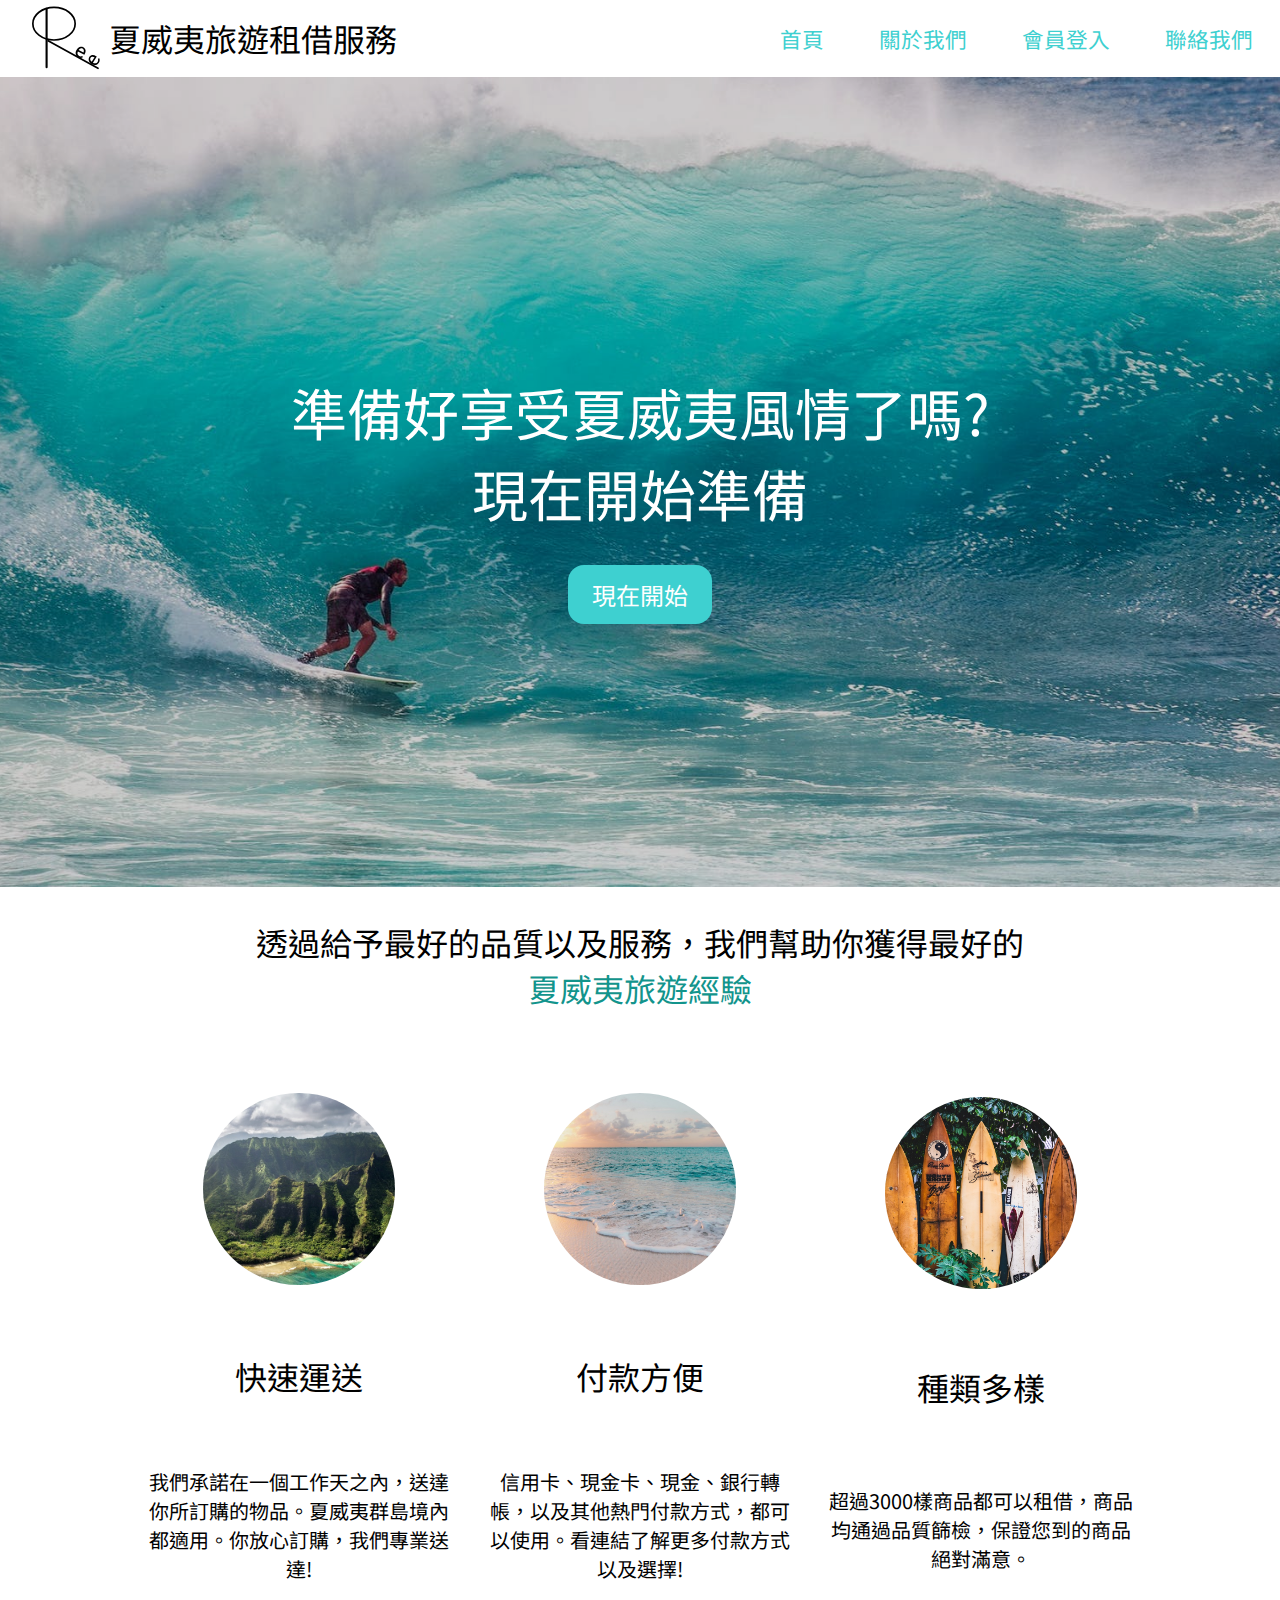
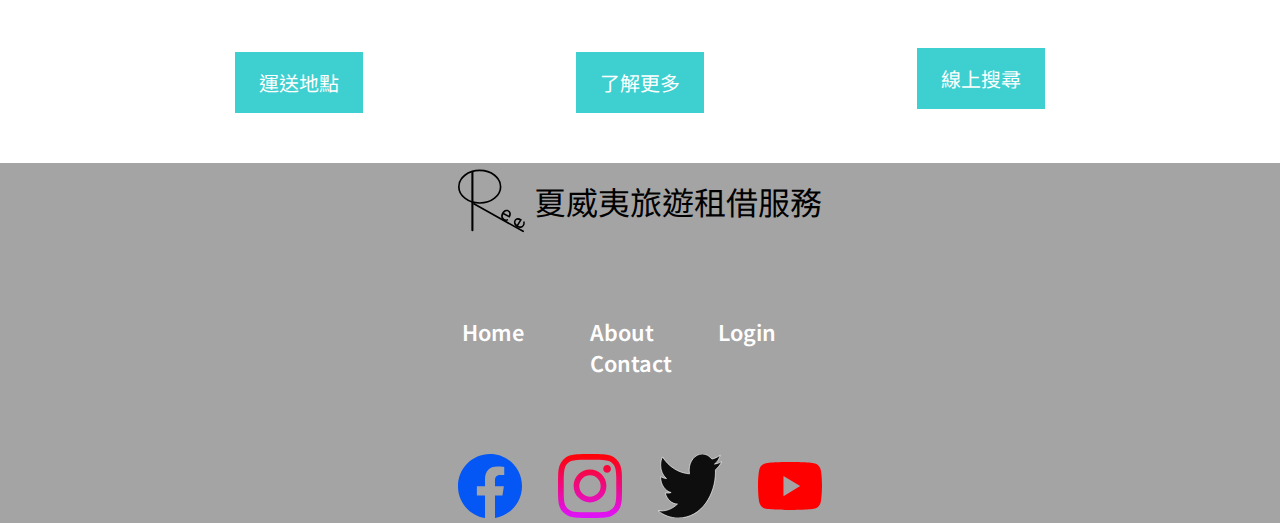
<file: hawaiiproject/index.html>
<html lang="zh">
  <head>
    <meta charset="UTF-8" />
    <meta name="viewport" content="width=device-width, initial-scale=1.0" />
    <title>夏威夷旅遊租借服務 | 夏威夷最方便快速的旅遊出租服務網站</title>
    <meta
      name="description"
      content="我們提供夏威夷旅遊租借服務，例如: 衝浪板 車子 帳篷等等。"
    />
    <meta name="robots" content="index, follow" />
    <!--Google font setting-->
    <link rel="preconnect" href="https://fonts.gstatic.com" />
    <link
      href="https://fonts.googleapis.com/css2?family=Noto+Sans+TC&display=swap"
      rel="stylesheet"
    />
    <link rel="stylesheet" href="./styles/style.css" />
  </head>
  <body>
    <!--header-->
    <header>
      <div class="logo">
        <img src="./Icons/black logo.svg" alt="Logo" />
        <h1>夏威夷旅遊租借服務</h1>
      </div>

      <nav>
        <ul>
          <li><a href="#">首頁</a></li>
          <li><a href="#">關於我們</a></li>
          <li><a href="#">會員登入</a></li>
          <li><a href="#">聯絡我們</a></li>
        </ul>
      </nav>
    </header>

    <main>
      <!--image part of the first page-->
      <section class="backImage">
        <div class="filter"></div>
        <h3>
          準備好享受夏威夷風情了嗎? <br />
          現在開始準備
        </h3>
        <button class="start">現在開始</button>
      </section>

      <!--second page-->
      <section class="second">
        <h2>
          透過給予最好的品質以及服務，我們幫助你獲得最好的 <br />
          <span style="color: #12948c">夏威夷旅遊經驗</span>
        </h2>

        <section class="cards">
          <div class="card">
            <img
              src="./Pictures/braden-jarvis-prSogOoFmkw-unsplash.jpg"
              alt="picture"
            />
            <h4>快速運送</h4>
            <p>
              我們承諾在一個工作天之內，送達你所訂購的物品。夏威夷群島境內都適用。你放心訂購，我們專業送達!
            </p>
            <a href="#">運送地點</a>
          </div>
          <div class="card">
            <img
              src="./Pictures/sean-o-KMn4VEeEPR8-unsplash.jpg"
              alt="picture"
            />
            <h4>付款方便</h4>
            <p>
              信用卡、現金卡、現金、銀行轉帳，以及其他熱門付款方式，都可以使用。看連結了解更多付款方式以及選擇!
            </p>
            <a href="#">了解更多</a>
          </div>
          <div class="card">
            <img
              src="./Pictures/tatonomusic-FFCgotROOTY-unsplash.jpg"
              alt="picture"
            />
            <h4>種類多樣</h4>
            <p>
              超過3000樣商品都可以租借，商品均通過品質篩檢，保證您到的商品絕對滿意。
            </p>
            <a href="#">線上搜尋</a>
          </div>
        </section>
      </section>
    </main>

    <footer>
      <div class="logo">
        <img src="./Icons/black logo.svg" alt="Logo" />
        <h1>夏威夷旅遊租借服務</h1>
      </div>

      <nav>
        <ul>
          <li><a href="#">Home</a></li>
          <li><a href="#">About</a></li>
          <li><a href="#">Login</a></li>
          <li><a href="#">Contact</a></li>
        </ul>
      </nav>

      <section class="links">
        <a href="#"><img src="./Icons/facebook.svg" alt="facebook" /></a>
        <a href="#"><img src="./Icons/instagram.svg" alt="instagram" /></a>
        <a href="#"><img src="./Icons/twitter.svg" alt="twitter" /></a>
        <a href="#"><img src="./Icons/youtube.svg" alt="youtube" /></a>
      </section>
    </footer>
  </body>
</html>
</file>
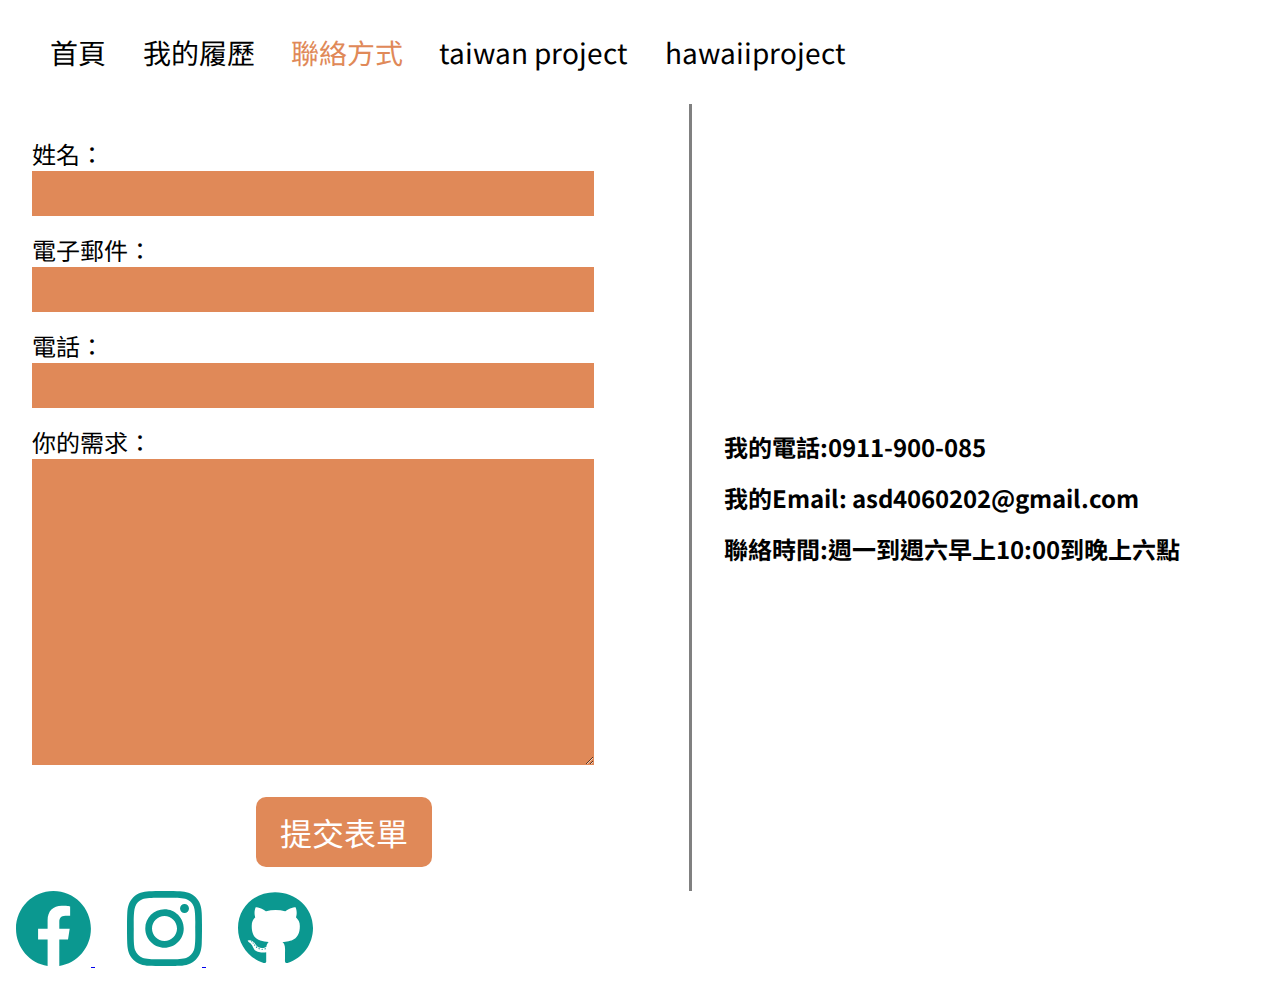
<file: contact.html>
<!DOCTYPE html>
<html lang="zh">
  <head>
    <meta charset="UTF-8" />
    <meta name="viewport" content="width=device-width, initial-scale=1.0" />
    <meta name="author" content="Steven GUO" />
    <meta name="robots" content="index,follow" />
    <meta name="description" content="這是Steven Guo 的個人網頁" />
    <title>聯絡方式</title>
    <link rel="preconnect" href="https://fonts.gstatic.com" crossorigin />
    <link
      href="https://fonts.googleapis.com/css2?family=Noto+Sans+TC&display=swap"
      rel="stylesheet"
    />

    <link rel="stylesheet" href="./styles/style.css" />
  </head>
  <body>
    <header>
    <nav>
      <ul>
        <li><a href="index.html">首頁</a></li>
        <li><a href="resume.html" >我的履歷</a></li>
        <li><a class="active" href="#">聯絡方式</a></li>
        <li><a href="./taiwan project/index.html">taiwan project</a></li>
        <li><a href="./hawaiiproject/index.html">hawaiiproject</a></li>
      </ul>
    </nav>
  </header>
  <main>
    <section class="form">
      <form>
        <div>
          <label for="name">姓名：</label>
          <input type="text" name="name" >
        </div>
        <div>
          <label for="email">電子郵件：</label>
          <input type="email" name="email"/>
        </div>
        <div>
          <label for="phone">電話：</label>
          <input type="text" name="phone"/>
        </div>
        <div>
          <label for="need">你的需求：</label>
          <textarea name="need" id="need" rows="10"></textarea>
        </div>
        <br/>
        <button type="submit">提交表單</button>
      </form>
    </section>
    <div class="line"></div>
    <section class="contact">
      <div class="content">
        <h2>我的電話:0911-900-085</h2>
        <h2>我的Email:
        asd4060202@gmail.com</h2>
        <h2>聯絡時間:週一到週六早上10:00到晚上六點</h2>
      </div>
    </section>
  </main>
  <footer>
    <a href="#">
      <img src="./ICONS/facebook.svg" alt="facebook" title="facebook page" />
    </a>
    <a href="#">
      <img src="./ICONS/instagram.svg" alt="instagram" title="imstagram page">
    <a href="#">
      <img src="./ICONS/github-brands 1.svg" alt="github" title="github page">

    </a> 
  </footer>
</body>
</html>
</file>
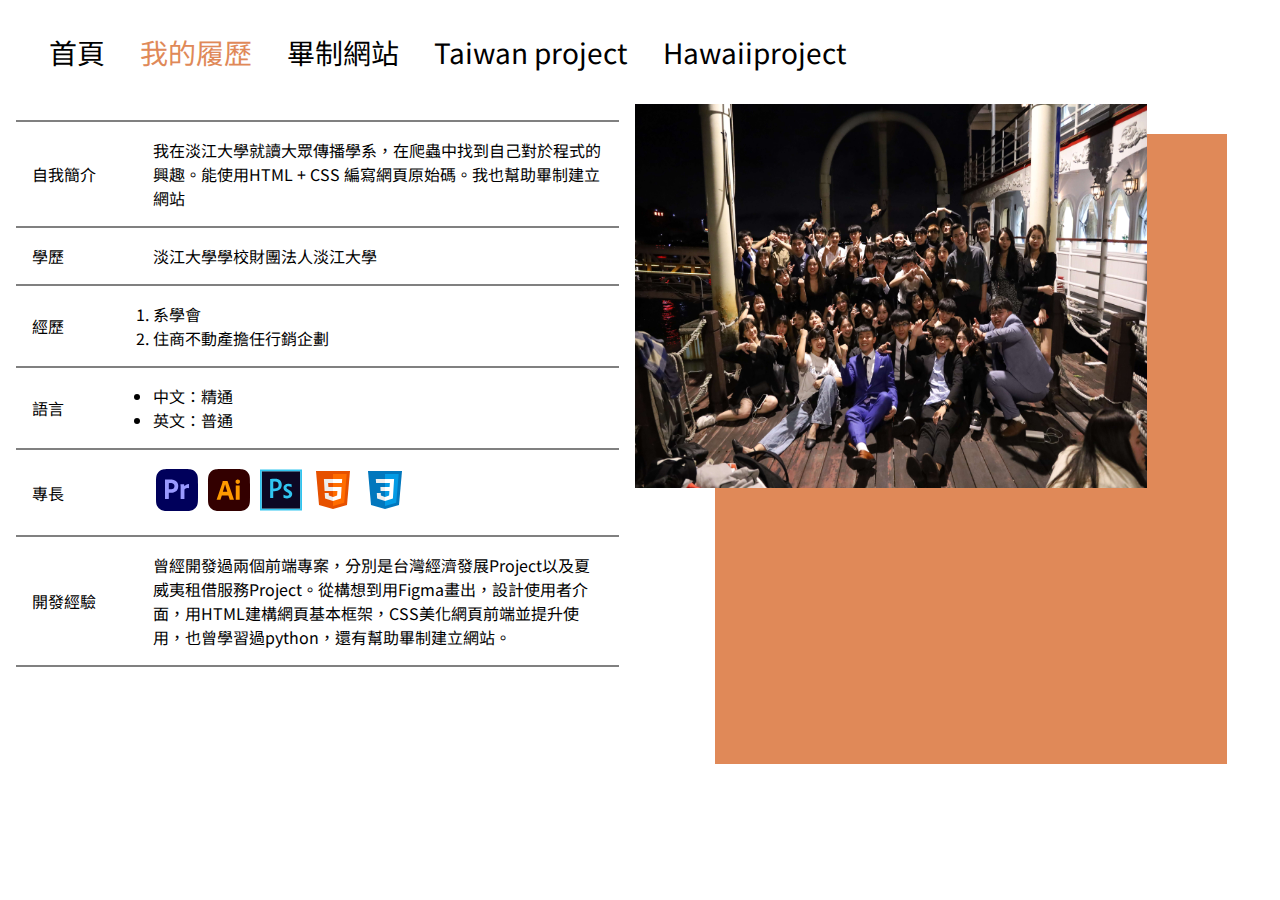
<file: resume.html>
<!DOCTYPE html>
<html lang="zh">
  <head>
    <meta charset="UTF-8" />
    <meta name="viewport" content="width=device-width, initial-scale=1.0" />
    <meta name="author" content="Steven GUO" />
    <meta name="robots" content="index,follow" />
    <meta name="description" content="這是Steven Guo 的個人網頁" />
    <title>首頁 Steven 網頁前端工程師</title>
    <link rel="preconnect" href="https://fonts.googleapis.com" />
    <link rel="preconnect" href="https://fonts.gstatic.com" crossorigin />
    <link
      href="https://fonts.googleapis.com/css2?family=Noto+Sans+TC&display=swap"
      rel="stylesheet"
    />

    <link rel="stylesheet" href="./styles/style.css" />
  </head>
  <header>
    <nav>
      <ul>
        <li><a href="index.html">首頁</a></li>
        <li><a class="active" href="#">我的履歷</a></li>
        <li><a href="http://54.250.6.234/">畢制網站</a></li>
        <li><a href="taiwan project">Taiwan project</a></li>
        <li><a href="hawaiiproject">Hawaiiproject</a></li>
      </ul>
    </nav>
  </header>

  <main>
    <section class="table">
      <table>
        <tr style="border-top: 2px solid gray">
          <td style="width: 20%">自我簡介</td>
          <td style="width: 80%">
            我在淡江大學就讀大眾傳播學系，在爬蟲中找到自己對於程式的興趣。能使用HTML
            + CSS 編寫網頁原始碼。我也幫助畢制建立網站
          </td>
        </tr>
        <tr>
          <td>學歷</td>
          <td>淡江大學學校財團法人淡江大學</td>
        </tr>
        <tr>
          <td>經歷</td>
          <td>
            <ol>
              <li>系學會</li>
              <li>住商不動產擔任行銷企劃</li>
            </ol>
          </td>
        </tr>
        <tr>
          <td>語言</td>
          <td>
            <ul>
              <li>中文：精通</li>
              <li>英文：普通</li>
            </ul>
          </td>
        </tr>
        <tr>
          <td>專長</td>
          <td>
            <img
              src="./ICONS/adobe-premiere-svgrepo-com.svg"
              title="premiere"
              alt="premiere"
            />
            <img
              src="./ICONS/adobe-illustrator-svgrepo-com.svg"
              title="illustrator"
              alt="illustrator"
            />
            <img
              src="./ICONS/photoshop-svgrepo-com.svg"
              title="photoshop"
              alt="photoshop"
            />
            <img src="./ICONS/icons8-html-5.svg" title="html-5" alt="html-5" />
            <img src="./ICONS/icons8-css3.svg" tilte="css3" alt="css3" />
          </td>
        </tr>
        <tr>
          <td>開發經驗</td>
          <td>
            曾經開發過兩個前端專案，分別是台灣經濟發展Project以及夏威夷租借服務Project。從構想到用Figma畫出，設計使用者介面，用HTML建構網頁基本框架，CSS美化網頁前端並提升使用，也曾學習過python，還有幫助畢制建立網站。
          </td>
        </tr>
      </table>
    </section>

    <section class="picture">
      <img src="./IMG_2082_Original.jpg" alt="" />
      <div class="orangerect"></div>
    </section>
  </main>
  <footer></footer>
</html>
</file>
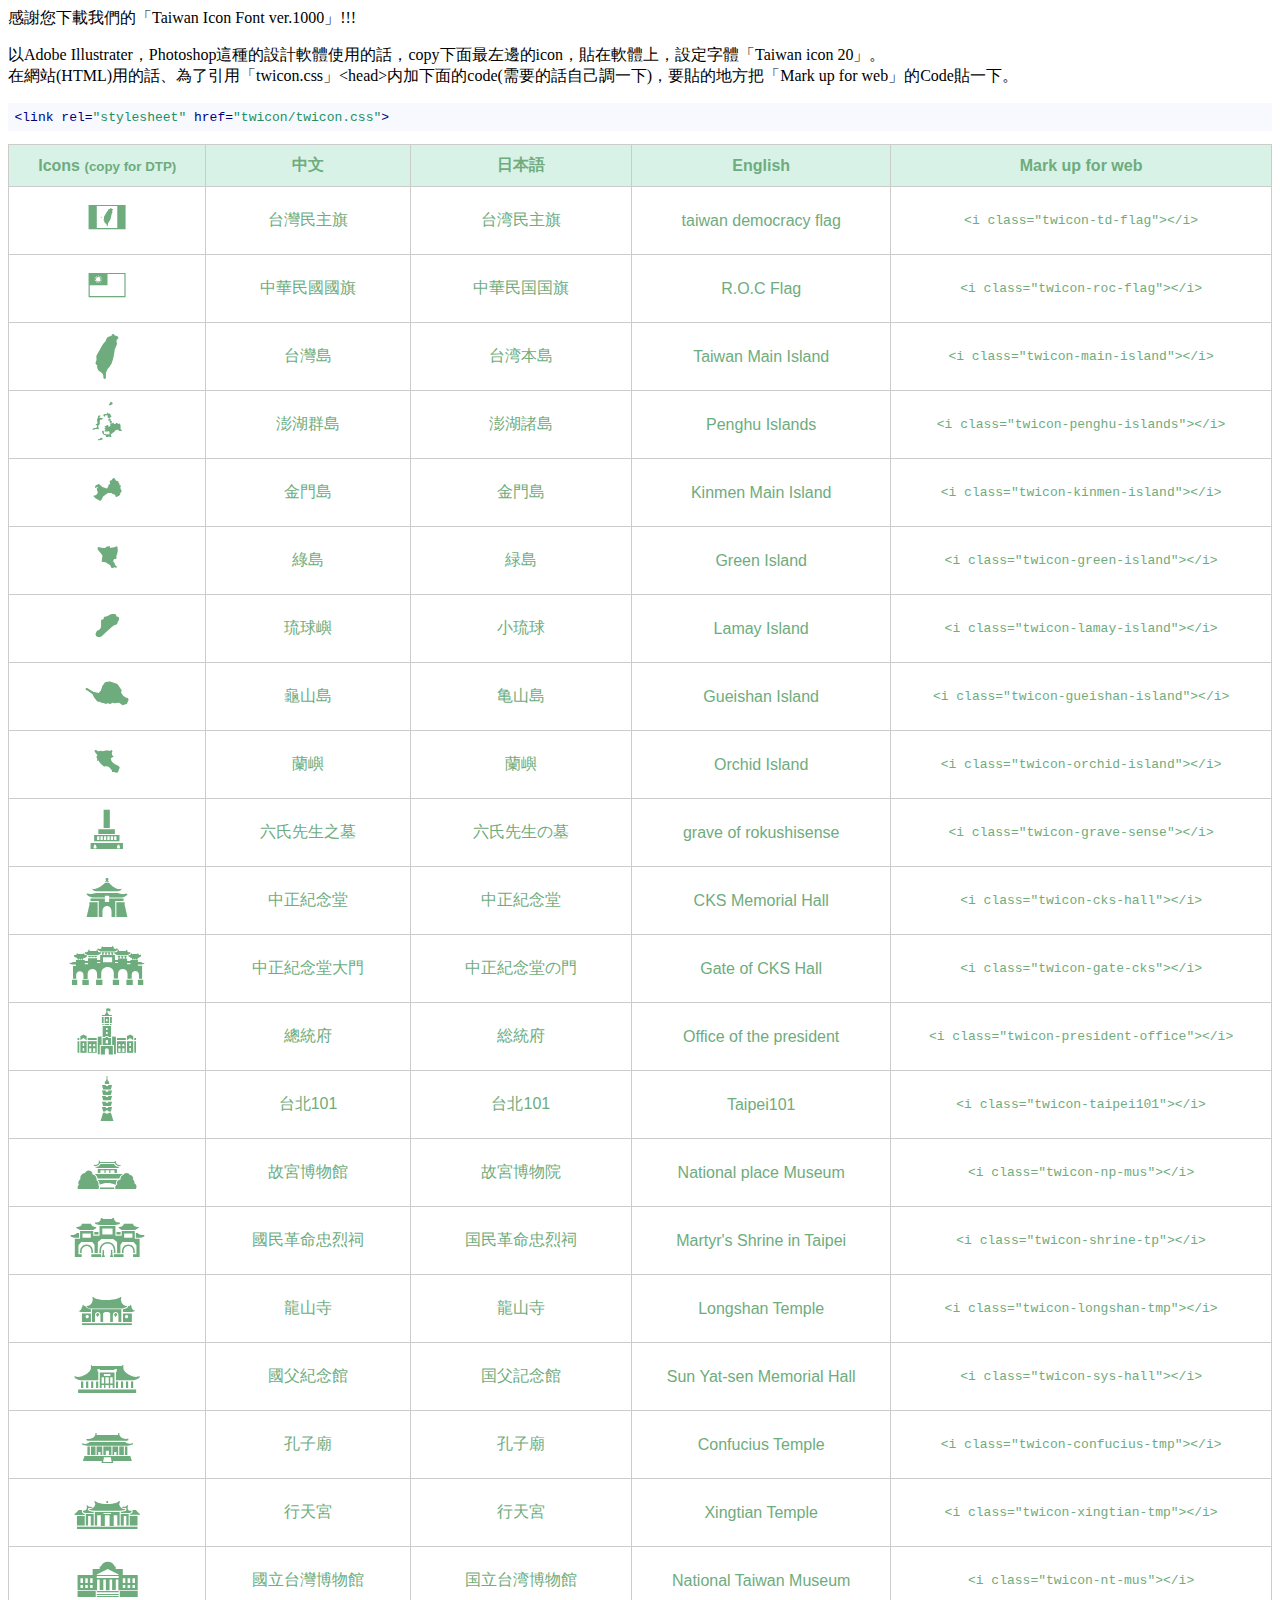
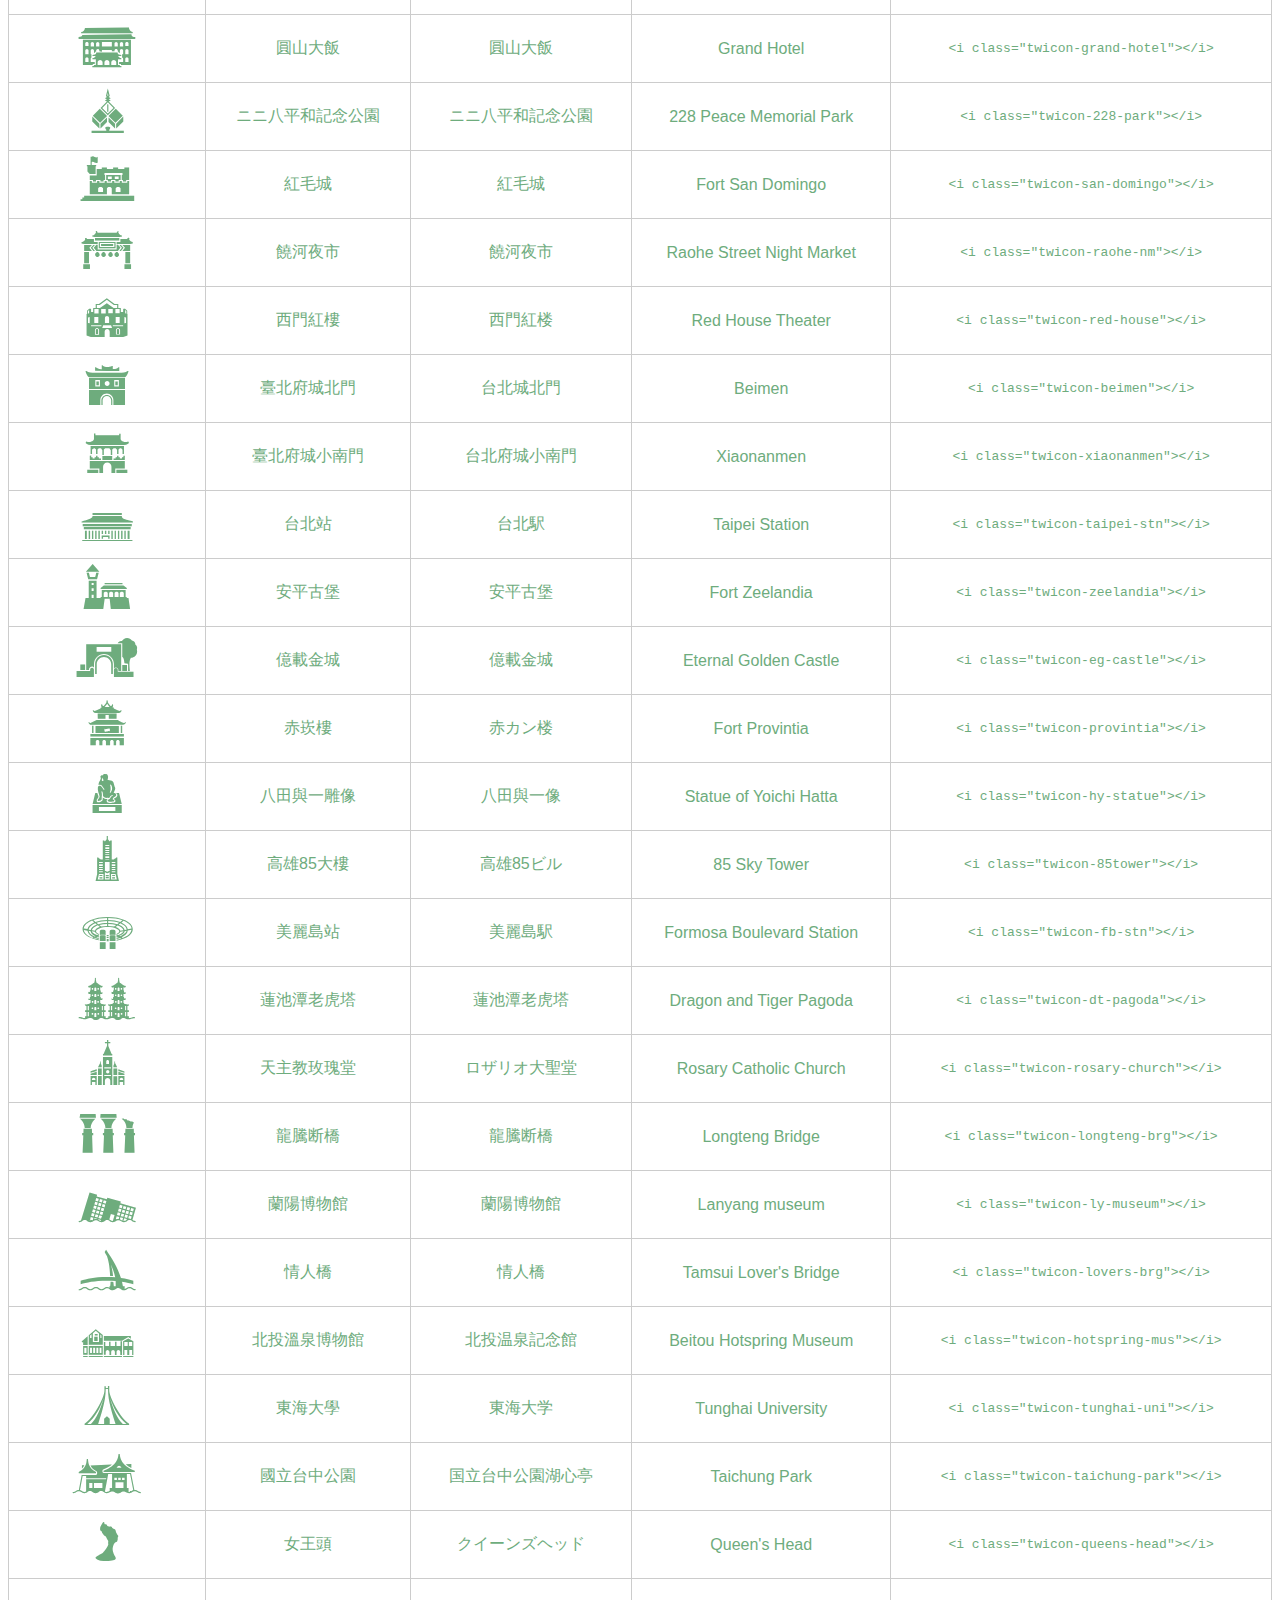
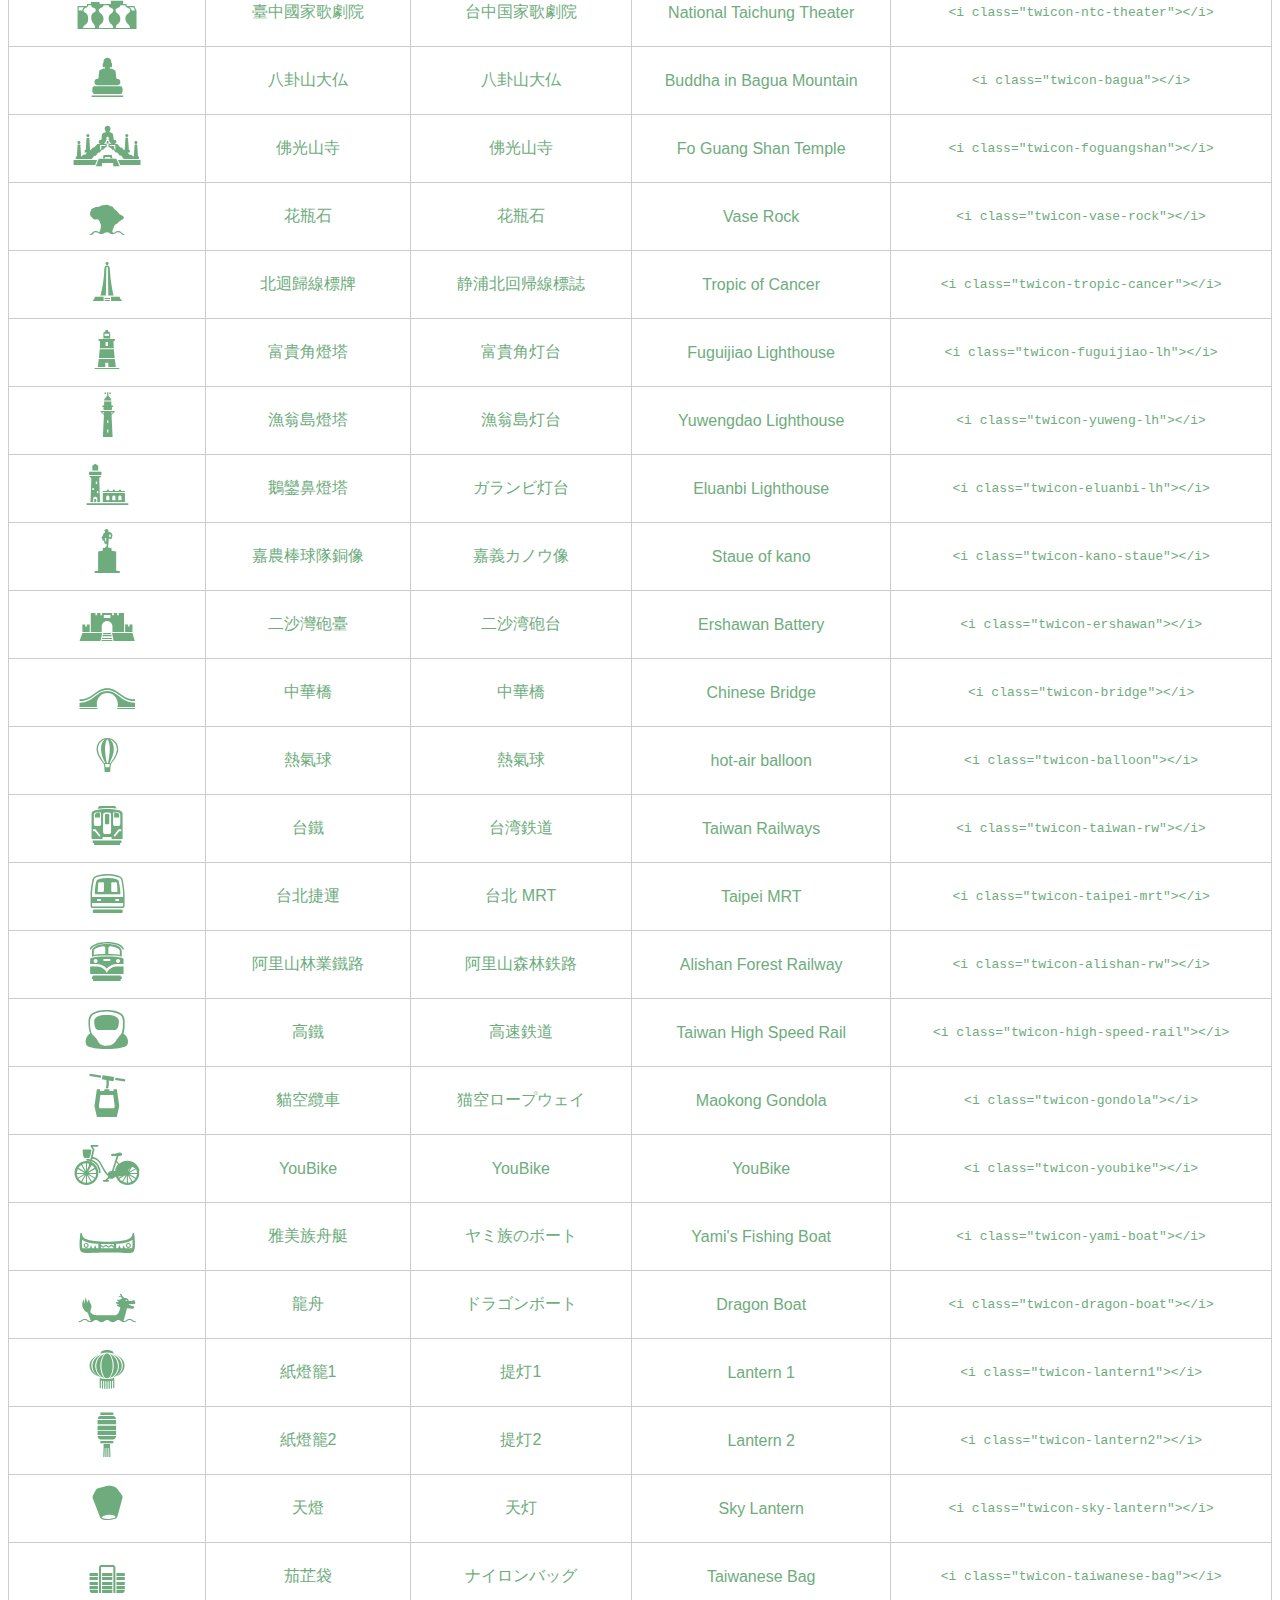
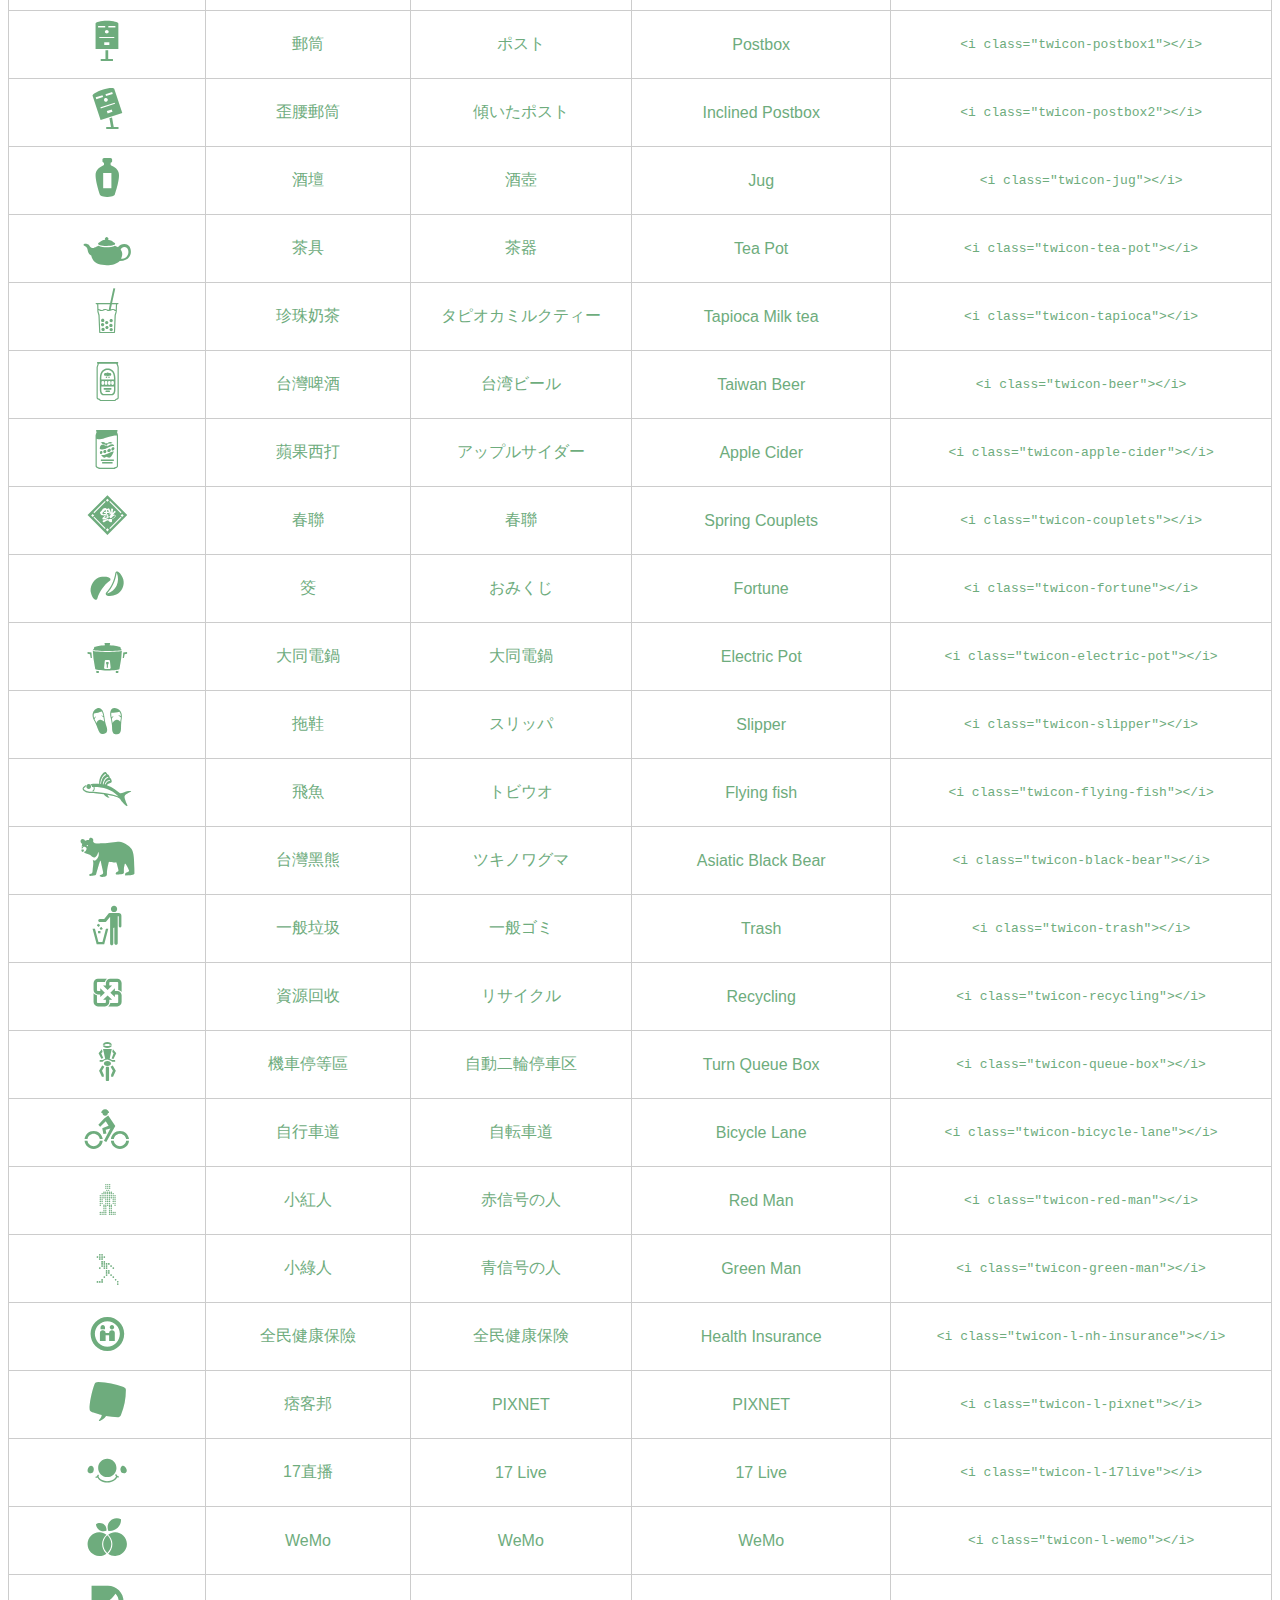
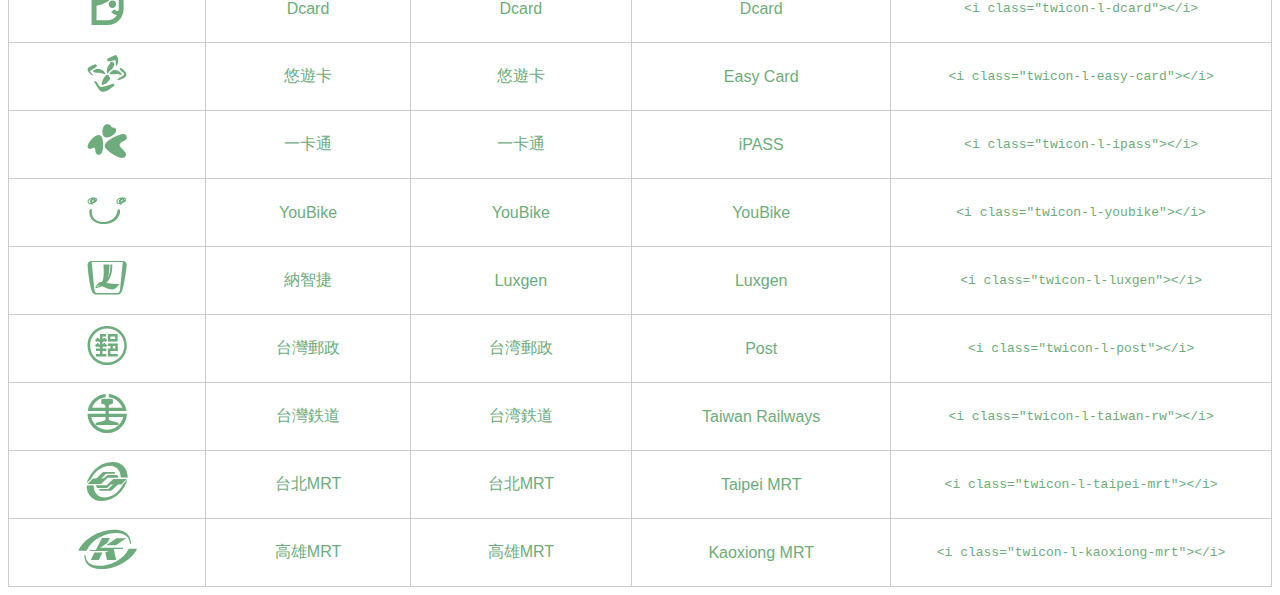
<file: taiwan project/twicon/List.html>
<head>
 <title>一覽表|一覧表|List</title>
 <style type="text/css">
  table{
    width: 100%;
    border-collapse: collapse;
    border-spacing: 0;
    color:#6EAC7D;
    font-family: sans-serif ;
  }

  table th{
    padding: 10px 20px;
    text-align: center;
    border: 1px solid #ccc;
    background-color: #D9F2E7
  }

  table td{
    padding: 0px 20px;
    text-align: center;
    border: 1px solid #ccc;
  }

  table td.icon {
    font-family: "twicon" ;
    font-size: 3.5em ;
    border: 1px solid #ccc;
  }

  table tr:hover{
    background-color: #4A7756;
    color:#fff;
  }

  @font-face {
   font-family: 'twicon';
   src: url('twicon.woff') ;
   src: url('twicon.woff2') ;
  }
 </style>
</head>
<body>
 <p>
   感謝您下載我們的「Taiwan Icon Font ver.1000」!!!
 </p>
 <p>
   以Adobe Illustrater，Photoshop這種的設計軟體使用的話，copy下面最左邊的icon，貼在軟體上，設定字體「Taiwan icon 20」。
  <br>在網站(HTML)用的話、為了引用「twicon.css」&lt;head&gt;内加下面的code(需要的話自己調一下)，要貼的地方把「Mark up for web」的Code貼一下。
  <pre style="display:block;overflow-x:auto;padding:0.5em;color:#000;background:#f8f8ff"><code><span style="color:#000080;font-weight:normal">&lt;<span style="color:#000080;font-weight:normal">link</span> <span class="hljs-attr">rel</span>=<span style="color:#219161">&quot;stylesheet&quot;</span> <span class="hljs-attr">href</span>=<span style="color:#219161">&quot;twicon/twicon.css&quot;</span>&gt;</span></code></pre>

 <table>
  <tr>
    <th>Icons <small>(copy for DTP)</small></th>
    <th>中文</th>
    <th>日本語</th>
    <th>English</th>
    <th>Mark up for web</th>
  </tr>
  <tr>
    <td class="icon">ꀀ</td>
    <td>台灣民主旗</td>
    <td>台湾民主旗</td>
    <td>taiwan democracy flag</td>
    <td><code>&lt;i class="twicon-td-flag"&gt;&lt;/i&gt;</code></td>
  </tr>
  <tr>
    <td class="icon">ꀁ</td>
    <td>中華民國國旗</td>
    <td>中華民国国旗</td>
    <td>R.O.C Flag</td>
    <td><code>&lt;i class="twicon-roc-flag"&gt;&lt;/i&gt;</code></td>
  </tr>
  <tr>
    <td class="icon">ꀂ</td>
    <td>台灣島</td>
    <td>台湾本島</td>
    <td>Taiwan Main Island</td>
    <td><code>&lt;i class="twicon-main-island"&gt;&lt;/i&gt;</code></td>
  </tr>
  <tr>
    <td class="icon">ꀃ</td>
    <td>澎湖群島</td>
    <td>澎湖諸島</td>
    <td>Penghu Islands</td>
    <td><code>&lt;i class="twicon-penghu-islands"&gt;&lt;/i&gt;</code></td>
  </tr>
  <tr>
    <td class="icon">ꀄ</td>
    <td>金門島</td>
    <td>金門島</td>
    <td>Kinmen Main Island</td>
    <td><code>&lt;i class="twicon-kinmen-island"&gt;&lt;/i&gt;</code></td>
  </tr>
  <tr>
    <td class="icon">ꀅ</td>
    <td>綠島</td>
    <td>緑島</td>
    <td>Green Island</td>
    <td><code>&lt;i class="twicon-green-island"&gt;&lt;/i&gt;</code></td>
  </tr>
  <tr>
    <td class="icon">ꀆ</td>
    <td>琉球嶼</td>
    <td>小琉球</td>
    <td>Lamay Island</td>
    <td><code>&lt;i class="twicon-lamay-island"&gt;&lt;/i&gt;</code></td>
  </tr>
  <tr>
    <td class="icon">ꀇ</td>
    <td>龜山島</td>
    <td>亀山島</td>
    <td>Gueishan Island</td>
    <td><code>&lt;i class="twicon-gueishan-island"&gt;&lt;/i&gt;</code></td>
  </tr>
  <tr>
    <td class="icon">ꀈ</td>
    <td>蘭嶼</td>
    <td>蘭嶼</td>
    <td>Orchid Island</td>
    <td><code>&lt;i class="twicon-orchid-island"&gt;&lt;/i&gt;</code></td>
  </tr>
  <tr>
    <td class="icon">ꀉ</td>
    <td>六氏先生之墓</td>
    <td>六氏先生の墓</td>
    <td>grave of rokushisense</td>
    <td><code>&lt;i class="twicon-grave-sense"&gt;&lt;/i&gt;</code></td>
  </tr>
  <tr>
    <td class="icon">ꀊ</td>
    <td>中正紀念堂</td>
    <td>中正紀念堂</td>
    <td>CKS Memorial Hall</td>
    <td><code>&lt;i class="twicon-cks-hall"&gt;&lt;/i&gt;</code></td>
  </tr>
  <tr>
    <td class="icon">ꀋ</td>
    <td>中正紀念堂大門</td>
    <td>中正紀念堂の門</td>
    <td>Gate of CKS Hall</td>
    <td><code>&lt;i class="twicon-gate-cks"&gt;&lt;/i&gt;</code></td>
  </tr>
  <tr>
    <td class="icon">ꀌ</td>
    <td>總統府</td>
    <td>総統府</td>
    <td>Office of the president</td>
    <td><code>&lt;i class="twicon-president-office"&gt;&lt;/i&gt;</code></td>
  </tr>
  <tr>
    <td class="icon">ꀍ</td>
    <td>台北101</td>
    <td>台北101</td>
    <td>Taipei101</td>
    <td><code>&lt;i class="twicon-taipei101"&gt;&lt;/i&gt;</code></td>
  </tr>
  <tr>
    <td class="icon">ꀎ</td>
    <td>故宮博物館</td>
    <td>故宮博物院</td>
    <td>National place Museum</td>
    <td><code>&lt;i class="twicon-np-mus"&gt;&lt;/i&gt;</code></td>
  </tr>
  <tr>
    <td class="icon">ꀏ</td>
    <td>國民革命忠烈祠</td>
    <td>国民革命忠烈祠</td>
    <td>Martyr's Shrine in Taipei</td>
    <td><code>&lt;i class="twicon-shrine-tp"&gt;&lt;/i&gt;</code></td>
  </tr>
  <tr>
    <td class="icon">ꀐ</td>
    <td>龍山寺</td>
    <td>龍山寺</td>
    <td>Longshan Temple</td>
    <td><code>&lt;i class="twicon-longshan-tmp"&gt;&lt;/i&gt;</code></td>
  </tr>
  <tr>
    <td class="icon">ꀑ</td>
    <td>國父紀念館</td>
    <td>国父記念館</td>
    <td>Sun Yat-sen Memorial Hall</td>
    <td><code>&lt;i class="twicon-sys-hall"&gt;&lt;/i&gt;</code></td>
  </tr>
  <tr>
    <td class="icon">ꀒ</td>
    <td>孔子廟</td>
    <td>孔子廟</td>
    <td>Confucius Temple</td>
    <td><code>&lt;i class="twicon-confucius-tmp"&gt;&lt;/i&gt;</code></td>
  </tr>
  <tr>
    <td class="icon">ꀓ</td>
    <td>行天宮</td>
    <td>行天宮</td>
    <td>Xingtian Temple</td>
    <td><code>&lt;i class="twicon-xingtian-tmp"&gt;&lt;/i&gt;</code></td>
  </tr>
  <tr>
    <td class="icon">ꀔ</td>
    <td>國立台灣博物館</td>
    <td>国立台湾博物館</td>
    <td>National Taiwan Museum</td>
    <td><code>&lt;i class="twicon-nt-mus"&gt;&lt;/i&gt;</code></td>
  </tr>
  <tr>
    <td class="icon">ꀕ</td>
    <td>圓山大飯</td>
    <td>圓山大飯</td>
    <td>Grand Hotel</td>
    <td><code>&lt;i class="twicon-grand-hotel"&gt;&lt;/i&gt;</code></td>
  </tr>
  <tr>
    <td class="icon">ꀖ</td>
    <td>ニニ八平和記念公園</td>
    <td>ニニ八平和記念公園</td>
    <td>228 Peace Memorial Park</td>
    <td><code>&lt;i class="twicon-228-park"&gt;&lt;/i&gt;</code></td>
  </tr>
  <tr>
    <td class="icon">ꀗ</td>
    <td>紅毛城</td>
    <td>紅毛城</td>
    <td>Fort San Domingo</td>
    <td><code>&lt;i class="twicon-san-domingo"&gt;&lt;/i&gt;</code></td>
  </tr>
  <tr>
    <td class="icon">ꀘ</td>
    <td>饒河夜市</td>
    <td>饒河夜市</td>
    <td>Raohe Street Night Market</td>
    <td><code>&lt;i class="twicon-raohe-nm"&gt;&lt;/i&gt;</code></td>
  </tr>
  <tr>
    <td class="icon">ꀙ</td>
    <td>西門紅樓</td>
    <td>西門紅楼</td>
    <td>Red House Theater</td>
    <td><code>&lt;i class="twicon-red-house"&gt;&lt;/i&gt;</code></td>
  </tr>
  <tr>
    <td class="icon">ꀚ</td>
    <td>臺北府城北門</td>
    <td>台北城北門</td>
    <td>Beimen</td>
    <td><code>&lt;i class="twicon-beimen"&gt;&lt;/i&gt;</code></td>
  </tr>
  <tr>
    <td class="icon">ꀛ</td>
    <td>臺北府城小南門</td>
    <td>台北府城小南門</td>
    <td>Xiaonanmen</td>
    <td><code>&lt;i class="twicon-xiaonanmen"&gt;&lt;/i&gt;</code></td>
  </tr>
  <tr>
    <td class="icon">ꀜ</td>
    <td>台北站</td>
    <td>台北駅</td>
    <td>Taipei Station</td>
    <td><code>&lt;i class="twicon-taipei-stn"&gt;&lt;/i&gt;</code></td>
  </tr>
  <tr>
    <td class="icon">ꀝ</td>
    <td>安平古堡</td>
    <td>安平古堡</td>
    <td>Fort Zeelandia</td>
    <td><code>&lt;i class="twicon-zeelandia"&gt;&lt;/i&gt;</code></td>
  </tr>
  <tr>
    <td class="icon">ꀞ</td>
    <td>億載金城</td>
    <td>億載金城</td>
    <td>Eternal Golden Castle</td>
    <td><code>&lt;i class="twicon-eg-castle"&gt;&lt;/i&gt;</code></td>
  </tr>
  <tr>
    <td class="icon">ꀟ</td>
    <td>赤崁樓</td>
    <td>赤カン楼</td>
    <td>Fort Provintia</td>
    <td><code>&lt;i class="twicon-provintia"&gt;&lt;/i&gt;</code></td>
  </tr>
  <tr>
    <td class="icon">ꀠ</td>
    <td>八田與一雕像</td>
    <td>八田與一像</td>
    <td>Statue of Yoichi Hatta</td>
    <td><code>&lt;i class="twicon-hy-statue"&gt;&lt;/i&gt;</code></td>
  </tr>
  <tr>
    <td class="icon">ꀡ</td>
    <td>高雄85大樓</td>
    <td>高雄85ビル</td>
    <td>85 Sky Tower</td>
    <td><code>&lt;i class="twicon-85tower"&gt;&lt;/i&gt;</code></td>
  </tr>
  <tr>
    <td class="icon">ꀢ</td>
    <td>美麗島站</td>
    <td>美麗島駅</td>
    <td>Formosa Boulevard Station</td>
    <td><code>&lt;i class="twicon-fb-stn"&gt;&lt;/i&gt;</code></td>
  </tr>
  <tr>
    <td class="icon">ꀣ</td>
    <td>蓮池潭老虎塔</td>
    <td>蓮池潭老虎塔</td>
    <td>Dragon and Tiger Pagoda</td>
    <td><code>&lt;i class="twicon-dt-pagoda"&gt;&lt;/i&gt;</code></td>
  </tr>
  <tr>
    <td class="icon">ꀤ</td>
    <td>天主教玫瑰堂</td>
    <td>ロザリオ大聖堂</td>
    <td>Rosary Catholic Church</td>
    <td><code>&lt;i class="twicon-rosary-church"&gt;&lt;/i&gt;</code></td>
  </tr>
  <tr>
    <td class="icon">ꀥ</td>
    <td>龍騰断橋</td>
    <td>龍騰断橋</td>
    <td>Longteng Bridge</td>
    <td><code>&lt;i class="twicon-longteng-brg"&gt;&lt;/i&gt;</code></td>
  </tr>
  <tr>
    <td class="icon">ꀦ</td>
    <td>蘭陽博物館</td>
    <td>蘭陽博物館</td>
    <td>Lanyang museum</td>
    <td><code>&lt;i class="twicon-ly-museum"&gt;&lt;/i&gt;</code></td>
  </tr>
  <tr>
    <td class="icon">ꀧ</td>
    <td>情人橋</td>
    <td>情人橋</td>
    <td>Tamsui Lover's Bridge</td>
    <td><code>&lt;i class="twicon-lovers-brg"&gt;&lt;/i&gt;</code></td>
  </tr>
  <tr>
    <td class="icon">ꀨ</td>
    <td>北投溫泉博物館</td>
    <td>北投温泉記念館</td>
    <td>Beitou Hotspring Museum</td>
    <td><code>&lt;i class="twicon-hotspring-mus"&gt;&lt;/i&gt;</code></td>
  </tr>
  <tr>
    <td class="icon">ꀩ</td>
    <td>東海大學</td>
    <td>東海大学</td>
    <td>Tunghai University</td>
    <td><code>&lt;i class="twicon-tunghai-uni"&gt;&lt;/i&gt;</code></td>
  </tr>
  <tr>
    <td class="icon">ꀪ</td>
    <td>國立台中公園</td>
    <td>国立台中公園湖心亭</td>
    <td>Taichung Park</td>
    <td><code>&lt;i class="twicon-taichung-park"&gt;&lt;/i&gt;</code></td>
  </tr>
  <tr>
    <td class="icon">ꀫ</td>
    <td>女王頭</td>
    <td>クイーンズヘッド</td>
    <td>Queen's Head</td>
    <td><code>&lt;i class="twicon-queens-head"&gt;&lt;/i&gt;</code></td>
  </tr>
  <tr>
    <td class="icon">ꀬ</td>
    <td>臺中國家歌劇院</td>
    <td>台中国家歌劇院</td>
    <td>National Taichung Theater</td>
    <td><code>&lt;i class="twicon-ntc-theater"&gt;&lt;/i&gt;</code></td>
  </tr>
  <tr>
    <td class="icon">ꀭ</td>
    <td>八卦山大仏</td>
    <td>八卦山大仏</td>
    <td>Buddha in Bagua Mountain</td>
    <td><code>&lt;i class="twicon-bagua"&gt;&lt;/i&gt;</code></td>
  </tr>
  <tr>
    <td class="icon">ꀮ</td>
    <td>佛光山寺</td>
    <td>佛光山寺</td>
    <td>Fo Guang Shan Temple</td>
    <td><code>&lt;i class="twicon-foguangshan"&gt;&lt;/i&gt;</code></td>
  </tr>
  <tr>
    <td class="icon">ꀯ</td>
    <td>花瓶石</td>
    <td>花瓶石</td>
    <td>Vase Rock</td>
    <td><code>&lt;i class="twicon-vase-rock"&gt;&lt;/i&gt;</code></td>
  </tr>
  <tr>
    <td class="icon">ꀰ</td>
    <td>北迴歸線標牌</td>
    <td>静浦北回帰線標誌</td>
    <td>Tropic of Cancer</td>
    <td><code>&lt;i class="twicon-tropic-cancer"&gt;&lt;/i&gt;</code></td>
  </tr>
  <tr>
    <td class="icon">ꀱ</td>
    <td>富貴角燈塔</td>
    <td>富貴角灯台</td>
    <td>Fuguijiao Lighthouse</td>
    <td><code>&lt;i class="twicon-fuguijiao-lh"&gt;&lt;/i&gt;</code></td>
  </tr>
  <tr>
    <td class="icon">ꀲ</td>
    <td>漁翁島燈塔</td>
    <td>漁翁島灯台</td>
    <td>Yuwengdao Lighthouse</td>
    <td><code>&lt;i class="twicon-yuweng-lh"&gt;&lt;/i&gt;</code></td>
  </tr>
  <tr>
    <td class="icon">ꀳ</td>
    <td>鵝鑾鼻燈塔</td>
    <td>ガランビ灯台</td>
    <td>Eluanbi Lighthouse</td>
    <td><code>&lt;i class="twicon-eluanbi-lh"&gt;&lt;/i&gt;</code></td>
  </tr>
  <tr>
    <td class="icon">ꀴ</td>
    <td>嘉農棒球隊銅像</td>
    <td>嘉義カノウ像</td>
    <td>Staue of kano</td>
    <td><code>&lt;i class="twicon-kano-staue"&gt;&lt;/i&gt;</code></td>
  </tr>
  <tr>
    <td class="icon">ꀵ</td>
    <td>二沙灣砲臺</td>
    <td>二沙湾砲台</td>
    <td>Ershawan Battery</td>
    <td><code>&lt;i class="twicon-ershawan"&gt;&lt;/i&gt;</code></td>
  </tr>
  <tr>
    <td class="icon">ꀶ</td>
    <td>中華橋</td>
    <td>中華橋</td>
    <td>Chinese Bridge</td>
    <td><code>&lt;i class="twicon-bridge"&gt;&lt;/i&gt;</code></td>
  </tr>
  <tr>
    <td class="icon">ꀷ</td>
    <td>熱氣球</td>
    <td>熱氣球</td>
    <td>hot‐air balloon</td>
    <td><code>&lt;i class="twicon-balloon"&gt;&lt;/i&gt;</code></td>
  </tr>
  <tr>
    <td class="icon">ꀸ</td>
    <td>台鐵</td>
    <td>台湾鉄道</td>
    <td>Taiwan Railways</td>
    <td><code>&lt;i class="twicon-taiwan-rw"&gt;&lt;/i&gt;</code></td>
  </tr>
  <tr>
    <td class="icon">ꀹ</td>
    <td>台北捷運</td>
    <td>台北 MRT</td>
    <td>Taipei MRT</td>
    <td><code>&lt;i class="twicon-taipei-mrt"&gt;&lt;/i&gt;</code></td>
  </tr>
  <tr>
    <td class="icon">ꀺ</td>
    <td>阿里山林業鐵路</td>
    <td>阿里山森林鉄路</td>
    <td>Alishan Forest Railway</td>
    <td><code>&lt;i class="twicon-alishan-rw"&gt;&lt;/i&gt;</code></td>
  </tr>
  <tr>
    <td class="icon">ꀻ</td>
    <td>高鐵</td>
    <td>高速鉄道</td>
    <td>Taiwan High Speed Rail</td>
    <td><code>&lt;i class="twicon-high-speed-rail"&gt;&lt;/i&gt;</code></td>
  </tr>
  <tr>
    <td class="icon">ꀼ</td>
    <td>貓空纜車</td>
    <td>猫空ロープウェイ</td>
    <td>Maokong Gondola</td>
    <td><code>&lt;i class="twicon-gondola"&gt;&lt;/i&gt;</code></td>
  </tr>
  <tr>
    <td class="icon">ꀽ</td>
    <td>YouBike</td>
    <td>YouBike</td>
    <td>YouBike</td>
    <td><code>&lt;i class="twicon-youbike"&gt;&lt;/i&gt;</code></td>
  </tr>
  <tr>
    <td class="icon">ꀾ</td>
    <td>雅美族舟艇</td>
    <td>ヤミ族のボート</td>
    <td>Yami's Fishing Boat</td>
    <td><code>&lt;i class="twicon-yami-boat"&gt;&lt;/i&gt;</code></td>
  </tr>
  <tr>
    <td class="icon">ꀿ</td>
    <td>龍舟</td>
    <td>ドラゴンボート</td>
    <td>Dragon Boat</td>
    <td><code>&lt;i class="twicon-dragon-boat"&gt;&lt;/i&gt;</code></td>
  </tr>
  <tr>
    <td class="icon">ꁀ</td>
    <td>紙燈籠1</td>
    <td>提灯1</td>
    <td>Lantern 1</td>
    <td><code>&lt;i class="twicon-lantern1"&gt;&lt;/i&gt;</code></td>
  </tr>
  <tr>
    <td class="icon">ꁁ</td>
    <td>紙燈籠2</td>
    <td>提灯2</td>
    <td>Lantern 2</td>
    <td><code>&lt;i class="twicon-lantern2"&gt;&lt;/i&gt;</code></td>
  </tr>
  <tr>
    <td class="icon">ꁂ</td>
    <td>天燈</td>
    <td>天灯</td>
    <td>Sky Lantern</td>
    <td><code>&lt;i class="twicon-sky-lantern"&gt;&lt;/i&gt;</code></td>
  </tr>
  <tr>
    <td class="icon">ꁃ</td>
    <td>茄芷袋</td>
    <td>ナイロンバッグ</td>
    <td>Taiwanese Bag</td>
    <td><code>&lt;i class="twicon-taiwanese-bag"&gt;&lt;/i&gt;</code></td>
  </tr>
  <tr>
    <td class="icon">ꁄ</td>
    <td>郵筒</td>
    <td>ポスト</td>
    <td>Postbox</td>
    <td><code>&lt;i class="twicon-postbox1"&gt;&lt;/i&gt;</code></td>
  </tr>
  <tr>
    <td class="icon">ꁅ</td>
    <td>歪腰郵筒</td>
    <td>傾いたポスト</td>
    <td>Inclined Postbox</td>
    <td><code>&lt;i class="twicon-postbox2"&gt;&lt;/i&gt;</code></td>
  </tr>
  <tr>
    <td class="icon">ꁆ</td>
    <td>酒壇</td>
    <td>酒壺</td>
    <td>Jug</td>
    <td><code>&lt;i class="twicon-jug"&gt;&lt;/i&gt;</code></td>
  </tr>
  <tr>
    <td class="icon">ꁇ</td>
    <td>茶具</td>
    <td>茶器</td>
    <td>Tea Pot</td>
    <td><code>&lt;i class="twicon-tea-pot"&gt;&lt;/i&gt;</code></td>
  </tr>
  <tr>
    <td class="icon">ꁈ</td>
    <td>珍珠奶茶</td>
    <td>タピオカミルクティー</td>
    <td>Tapioca Milk tea</td>
    <td><code>&lt;i class="twicon-tapioca"&gt;&lt;/i&gt;</code></td>
  </tr>
  <tr>
    <td class="icon">ꁉ</td>
    <td>台灣啤酒</td>
    <td>台湾ビール</td>
    <td>Taiwan Beer</td>
    <td><code>&lt;i class="twicon-beer"&gt;&lt;/i&gt;</code></td>
  </tr>
  <tr>
    <td class="icon">ꁊ</td>
    <td>蘋果西打</td>
    <td>アップルサイダー</td>
    <td>Apple Cider</td>
    <td><code>&lt;i class="twicon-apple-cider"&gt;&lt;/i&gt;</code></td>
  </tr>
  <tr>
    <td class="icon">ꁋ</td>
    <td>春聯</td>
    <td>春聯</td>
    <td>Spring Couplets</td>
    <td><code>&lt;i class="twicon-couplets"&gt;&lt;/i&gt;</code></td>
  </tr>
  <tr>
    <td class="icon">ꁌ</td>
    <td>筊</td>
    <td>おみくじ</td>
    <td>Fortune</td>
    <td><code>&lt;i class="twicon-fortune"&gt;&lt;/i&gt;</code></td>
  </tr>
  <tr>
    <td class="icon">ꁍ</td>
    <td>大同電鍋</td>
    <td>大同電鍋</td>
    <td>Electric Pot</td>
    <td><code>&lt;i class="twicon-electric-pot"&gt;&lt;/i&gt;</code></td>
  </tr>
  <tr>
    <td class="icon">ꁎ</td>
    <td>拖鞋</td>
    <td>スリッパ</td>
    <td>Slipper</td>
    <td><code>&lt;i class="twicon-slipper"&gt;&lt;/i&gt;</code></td>
  </tr>
  <tr>
    <td class="icon">ꁏ</td>
    <td>飛魚</td>
    <td>トビウオ</td>
    <td>Flying fish</td>
    <td><code>&lt;i class="twicon-flying-fish"&gt;&lt;/i&gt;</code></td>
  </tr>
  <tr>
    <td class="icon">ꁐ</td>
    <td>台灣黑熊</td>
    <td>ツキノワグマ</td>
    <td>Asiatic Black Bear</td>
    <td><code>&lt;i class="twicon-black-bear"&gt;&lt;/i&gt;</code></td>
  </tr>
  <tr>
    <td class="icon">ꁒ</td>
    <td>一般垃圾</td>
    <td>一般ゴミ</td>
    <td>Trash</td>
    <td><code>&lt;i class="twicon-trash"&gt;&lt;/i&gt;</code></td>
  </tr>
  <tr>
    <td class="icon">ꁑ</td>
    <td>資源回收</td>
    <td>リサイクル</td>
    <td>Recycling</td>
    <td><code>&lt;i class="twicon-recycling"&gt;&lt;/i&gt;</code></td>
  </tr>
  <tr>
    <td class="icon">ꁓ</td>
    <td>機車停等區</td>
    <td>自動二輪停車区</td>
    <td>Turn Queue Box</td>
    <td><code>&lt;i class="twicon-queue-box"&gt;&lt;/i&gt;</code></td>
  </tr>
  <tr>
    <td class="icon">ꁔ</td>
    <td>自行車道</td>
    <td>自転車道</td>
    <td>Bicycle Lane</td>
    <td><code>&lt;i class="twicon-bicycle-lane"&gt;&lt;/i&gt;</code></td>
  </tr>
  <tr>
    <td class="icon">ꁕ</td>
    <td>小紅人</td>
    <td>赤信号の人</td>
    <td>Red Man</td>
    <td><code>&lt;i class="twicon-red-man"&gt;&lt;/i&gt;</code></td>
  </tr>
  <tr>
    <td class="icon">ꁖ</td>
    <td>小綠人</td>
    <td>青信号の人</td>
    <td>Green Man</td>
    <td><code>&lt;i class="twicon-green-man"&gt;&lt;/i&gt;</code></td>
  </tr>
  <tr>
    <td class="icon">ꁗ</td>
    <td>全民健康保險</td>
    <td>全民健康保険</td>
    <td>Health Insurance</td>
    <td><code>&lt;i class="twicon-l-nh-insurance"&gt;&lt;/i&gt;</code></td>
  </tr>
  <tr>
    <td class="icon">ꁘ</td>
    <td>痞客邦</td>
    <td>PIXNET</td>
    <td>PIXNET</td>
    <td><code>&lt;i class="twicon-l-pixnet"&gt;&lt;/i&gt;</code></td>
  </tr>
  <tr>
    <td class="icon">ꁙ</td>
    <td>17直播</td>
    <td>17 Live</td>
    <td>17 Live</td>
    <td><code>&lt;i class="twicon-l-17live"&gt;&lt;/i&gt;</code></td>
  </tr>
  <tr>
    <td class="icon">ꁚ</td>
    <td>WeMo</td>
    <td>WeMo</td>
    <td>WeMo</td>
    <td><code>&lt;i class="twicon-l-wemo"&gt;&lt;/i&gt;</code></td>
  </tr>
  <tr>
    <td class="icon">ꁛ</td>
    <td>Dcard</td>
    <td>Dcard</td>
    <td>Dcard</td>
    <td><code>&lt;i class="twicon-l-dcard"&gt;&lt;/i&gt;</code></td>
  </tr>
  <tr>
    <td class="icon">ꁜ</td>
    <td>悠遊卡</td>
    <td>悠遊卡</td>
    <td>Easy Card</td>
    <td><code>&lt;i class="twicon-l-easy-card"&gt;&lt;/i&gt;</code></td>
  </tr>
  <tr>
    <td class="icon">ꁝ</td>
    <td>一卡通</td>
    <td>一卡通</td>
    <td>iPASS</td>
    <td><code>&lt;i class="twicon-l-ipass"&gt;&lt;/i&gt;</code></td>
  </tr>
  <tr>
    <td class="icon">ꁞ</td>
    <td>YouBike</td>
    <td>YouBike</td>
    <td>YouBike</td>
    <td><code>&lt;i class="twicon-l-youbike"&gt;&lt;/i&gt;</code></td>
  </tr>
  <tr>
    <td class="icon">ꁟ</td>
    <td>納智捷</td>
    <td>Luxgen</td>
    <td>Luxgen</td>
    <td><code>&lt;i class="twicon-l-luxgen"&gt;&lt;/i&gt;</code></td>
  </tr>
  <tr>
    <td class="icon">ꁠ</td>
    <td>台灣郵政</td>
    <td>台湾郵政</td>
    <td>Post</td>
    <td><code>&lt;i class="twicon-l-post"&gt;&lt;/i&gt;</code></td>
  </tr>
  <tr>
    <td class="icon">ꁡ</td>
    <td>台灣鉄道</td>
    <td>台湾鉄道</td>
    <td>Taiwan Railways</td>
    <td><code>&lt;i class="twicon-l-taiwan-rw"&gt;&lt;/i&gt;</code></td>
  </tr>
  <tr>
    <td class="icon">ꁢ</td>
    <td>台北MRT</td>
    <td>台北MRT</td>
    <td>Taipei MRT</td>
    <td><code>&lt;i class="twicon-l-taipei-mrt"&gt;&lt;/i&gt;</code></td>
  </tr>
  <tr>
    <td class="icon">ꁣ</td>
    <td>高雄MRT</td>
    <td>高雄MRT</td>
    <td>Kaoxiong MRT</td>
    <td><code>&lt;i class="twicon-l-kaoxiong-mrt"&gt;&lt;/i&gt;</code></td>
  </tr>
 </table>
</body>
</file>
<file: styles/animation.css>
div.animation {
  width: 100%;
  height: 100vh;
  background-color: #e08958;
  position: fixed;
  top: 0;
  z-index: 10;
  display: flex;
  justify-content: center;
  align-items: center;
}

#first {
  stroke-dasharray: 490px;
  stroke-dashoffset: 490px;
  animation: fadeInside 0.6s ease-in forwards;
}

#second {
  stroke-dasharray: 279px;
  stroke-dashoffset: 279px;
  animation: fadeInside 0.6s ease-in forwards 0.3s;
}

#third {
  stroke-dasharray: 413px;
  stroke-dashoffset: 413px;
  animation: fadeInside 0.6s ease-in forwards 0.6s;
}

#fourth {
  stroke-dasharray: 310px;
  stroke-dashoffset: 310px;
  animation: fadeInside 0.6s ease-in forwards 0.9s;
}

#fiveth {
  stroke-dasharray: 413px;
  stroke-dashoffset: 413px;
  animation: fadeInside 0.6s ease-in forwards 1.2s;
}

#sixth {
  stroke-dasharray: 371px;
  stroke-dashoffset: 371px;
  animation: fadeInside 0.6s ease-in forwards 1.5s;
}

#seventh {
  stroke-dasharray: 541px;
  stroke-dashoffset: 541px;
  animation: fadeInside 0.6s ease-in forwards 1.8s;
}

#eighth {
  stroke-dasharray: 369px;
  stroke-dashoffset: 369px;
  animation: fadeInside 0.6s ease-in forwards 2.1s;
}

#nineth {
  stroke-dasharray: 359px;
  stroke-dashoffset: 359px;
  animation: fadeInside 0.6s ease-in forwards 2.4s;
}

#tenth {
  stroke-dasharray: 1386px;
  stroke-dashoffset: 1386px;
  animation: fadeInside 0.6s ease-in forwards;
}

#eleven {
  stroke-dasharray: 1133px;
  stroke-dashoffset: 1133px;
  animation: fadeInside 0.6s ease-in forwards 0.4s;
}

#twelve {
  stroke-dasharray: 1174px;
  stroke-dashoffset: 1174px;
  animation: fadeInside 0.6s ease-in forwards 0.8s;
}

#thirdteen {
  stroke-dasharray: 1389px;
  stroke-dashoffset: 1389px;
  animation: fadeInside 0.6s ease-in forwards 1.2s;
}

#fourteen {
  stroke-dasharray: 1480px;
  stroke-dashoffset: 1480px;
  animation: fadeInside 0.6s ease-in forwards 1.6s;
}

#fifteen {
  stroke-dasharray: 889px;
  stroke-dashoffset: 889px;
  animation: fadeInside 0.6s ease-in forwards 2s;
}

#sixteen {
  stroke-dasharray: 1036px;
  stroke-dashoffset: 1036px;
  animation: fadeInside 0.6s ease-in forwards 2.4s;
}

svg {
  animation: fill 1s ease-in forwards 2.4s;
}

@keyframes fadeInside {
  to {
    stroke-dashoffset: 0px;
  }
}
@keyframes fill {
  from {
    fill: transparent;
  }
  to {
    fill: white;
  }
}/*# sourceMappingURL=animation.css.map */
</file>
<file: styles/style.css>
@charset "UTF-8";
* {
  padding: 0;
  margin: 0;
  box-sizing: border-box;
  font-family: "Noto Sans TC", sans-serif;
}

body {
  position: relative;
}

.orange {
  position: absolute;
  top: -10vh;
  right: 0;
  z-index: -1;
  width: 55vw;
  height: 150vh;
}

header nav {
  width: 100%;
}
header nav ul {
  padding: 2rem;
  width: 70%;
  display: flex;
  list-style-type: none;
  justify-content: space-around;
}
header nav ul li {
  font-size: 1.75rem;
}
header nav ul li a {
  color: black;
  text-decoration: none;
}

main {
  display: flex;
  flex-wrap: wrap;
}
main section.left {
  flex: 3 1 500px;
  padding: 2rem;
}
main section.left h1 {
  font-size: 4rem;
  color: #E08958;
}
main section.left p {
  font-size: 1.5rem;
  padding: 1rem 0rem;
}
main section.right {
  flex: 1 1 600px;
  position: relative;
}
main section.right img {
  border-radius: 50%;
  width: 30vw;
  height: 30vw;
  position: absolute;
  top: 50vh;
  right: 15vw;
  transform: translateY(-50%);
}
main section.table {
  flex: 3 1 500px;
  padding: 1rem;
}
main section.table table {
  border-collapse: collapse;
}
main section.table table tr {
  border-bottom: 2px solid gray;
  transition: all 0.2s ease;
}
main section.table table tr td {
  padding: 1rem;
}
main section.table table tr:hover {
  background-color: #f6ab7f;
}
main section.picture {
  flex: 1 1 600px;
  position: relative;
}
main section.picture img {
  width: 40vw;
  height: 30vw;
}
main section.picture div.orangerect {
  width: 40vw;
  height: 70vh;
  background-color: #E08958;
  position: absolute;
  top: 30px;
  left: 80px;
  z-index: -1;
}
main section.form {
  flex: 1 1 600px;
}
main section.form form {
  min-height: 70vh;
  display: flex;
  flex-direction: column;
  justify-content: space-around;
  padding: 1.5rem;
}
main section.form form div {
  margin: 0.5rem;
}
main section.form form div label {
  font-size: 1.5rem;
  margin-right: 1rem;
}
main section.form form div input,
main section.form form div textarea {
  background-color: #E08958;
  color: white;
  font-size: 1.25rem;
  padding: 0.5rem 0.25rem;
  border: none;
  width: 90%;
}
main section.form form div textarea {
  vertical-align: top;
}
main section.form form button {
  align-self: center;
  background-color: #E08958;
  color: white;
  border: none;
  cursor: pointer;
  padding: 0.75rem 1.5rem;
  font-size: 2rem;
  border-radius: 10px;
}
main div.line {
  background-color: gray;
  width: 3px;
}
main section.contact {
  flex: 1 1 500px;
  display: flex;
  align-items: center;
  padding: 2rem;
}
main section.contact div.content h2 {
  margin: 1rem 0rem;
}

footer a {
  padding: 1rem;
}

.active {
  color: #E08958;
}

@media screen and (max-width: 1100px) {
  .orange {
    opacity: 0.5;
  }
  header nav ul {
    width: 100%;
    flex-direction: column;
  }
  header nav ul li {
    padding: 1rem 0rem;
    border-bottom: 2px solid gray;
  }
  main section.right {
    display: flex;
    justify-content: center;
    align-items: center;
    margin: 1rem;
  }
  main section.right img {
    position: static;
    transform: none;
    width: 50vw;
    height: 50vw;
  }
  main section.picture {
    display: flex;
    justify-content: center;
    align-items: center;
    display: flex;
    justify-content: center;
    align-items: center;
  }
  main section.picture img {
    width: 50vw;
  }
  main section.picture img {
    width: 90vw;
    height: 70vw;
  }
  main section.picture div.orangerect {
    display: none;
  }
}
/* Steven 網頁前端工程師 */
/* Steven 網頁前端工程師 *//*# sourceMappingURL=style.css.map */
</file>
<file: hawaiiproject/styles/style.css>
* {
  padding: 0;
  margin: 0;
  box-sizing: border-box;
  font-family: "Noto Sans TC", sans-serif;
}

h1, h2, h3, h4, h5, h6 {
  font-weight: normal;
}

header {
  display: flex;
  align-items: center;
  flex-wrap: wrap;
  position: sticky;
  top: 0;
  z-index: 5;
  background-color: white;
  transition: all 0.5s ease;
}
header div.logo {
  display: flex;
  align-items: center;
  flex: 5 1 400px;
  margin-left: 2rem;
}
header div.logo img {
  width: 6vw;
  height: 6vw;
}
header nav {
  flex: 2 1 400px;
}
header nav ul {
  display: flex;
  list-style-type: none;
  justify-content: space-around;
}
header nav ul li a {
  color: #3ED0D0;
  text-decoration: none;
  font-size: 1.35rem;
}

main section.backImage {
  min-height: 90vh;
  width: 100%;
  background-image: url("../Pictures/pexels-photo-416676.jpeg");
  background-size: cover;
  background-position: center;
  position: relative;
  z-index: 0;
  display: flex;
  justify-content: center;
  align-items: center;
  flex-direction: column;
  text-align: center;
}
main section.backImage h3 {
  font-size: 3.5rem;
  color: white;
  margin: 2rem 0rem;
}
main section.backImage button.start {
  background-color: #3ED0D0;
  padding: 0.75rem 1.5rem;
  font-size: 1.5rem;
  color: white;
  border: none;
  border-radius: 1rem;
  cursor: pointer;
}
main section.backImage div.filter {
  background-color: rgba(0, 0, 0, 0.2);
  width: 100%;
  min-height: 90vh;
  position: absolute;
  top: 0;
  z-index: -1;
}
main section.second {
  display: flex;
  flex-direction: column;
  align-items: center;
  text-align: center;
}
main section.second h2 {
  font-size: 2rem;
  margin: 2rem 0rem;
}
main section.second section.cards {
  display: flex;
  width: 80%;
  min-height: 80vh;
  flex-wrap: wrap;
}
main section.second section.cards div.card {
  display: flex;
  flex-direction: column;
  align-items: center;
  justify-content: space-around;
  padding: 1rem;
  flex: 1 1 300px;
}
main section.second section.cards div.card img {
  width: 15vw;
  height: 15vw;
  border-radius: 50%;
}
main section.second section.cards div.card h4 {
  font-size: 2rem;
}
main section.second section.cards div.card p {
  font-size: 1.25rem;
}
main section.second section.cards div.card a {
  text-decoration: none;
  padding: 1rem 1.5rem;
  background-color: #3ED0D0;
  color: white;
  font-size: 1.25rem;
}

footer {
  display: flex;
  flex-direction: column;
  align-items: center;
  min-height: 40vh;
  justify-content: space-between;
  background-color: rgb(164, 164, 164);
}
footer div.logo {
  display: flex;
  align-items: center;
}
footer div.logo img {
  width: 6vw;
  height: 6vw;
}
footer nav {
  width: 30%;
}
footer nav ul {
  display: flex;
  list-style-type: none;
  width: 100%;
  justify-content: space-around;
  flex-wrap: wrap;
}
footer nav ul li {
  flex-basis: 100px;
}
footer nav ul li a {
  color: rgb(255, 254, 254);
  font-weight: 600;
  text-decoration: none;
  font-size: 1.35rem;
}
footer section.links a {
  margin: 0rem 1rem;
}
footer section.links a img {
  width: 5vw;
  height: 5vw;
}

@media screen and (max-width: 700px) {
  main section.second section.cards div.card img {
    width: 40vw;
    height: 40vw;
  }
  footer div.logo img {
    width: 15vw;
    height: 15vw;
  }
  section.links {
    margin-top: 1rem;
  }
  section.links a img {
    width: 10vw;
    height: 10vw;
  }
}
@media screen and (max-width: 550px) {
  header div.logo {
    margin-left: 0.5rem;
  }
  header div.logo img {
    width: 10vw;
    height: 10vw;
  }
  footer div.logo img {
    width: 15vw;
    height: 15vw;
  }
  footer section.links {
    margin-top: 1rem;
  }
  footer section.links a img {
    width: 10vw;
    height: 10vw;
  }
}/*# sourceMappingURL=style.css.map */
</file>
